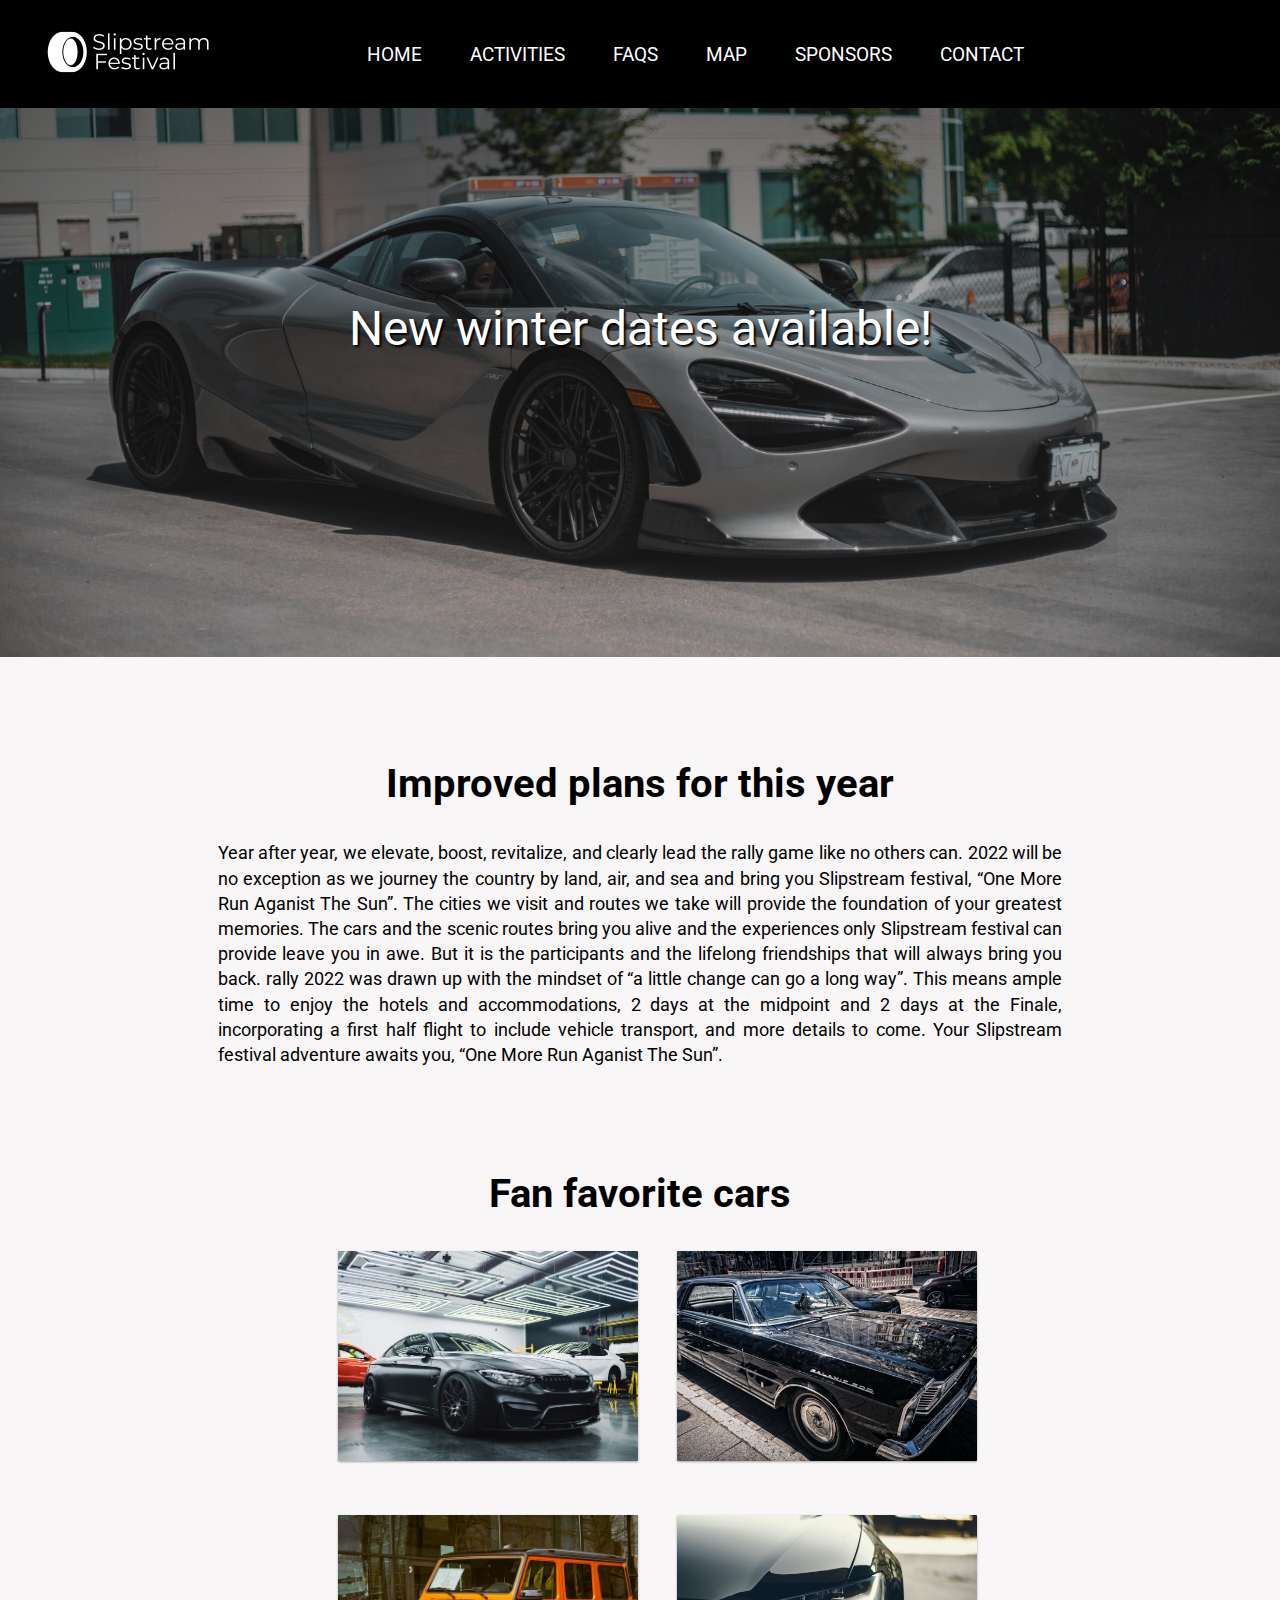
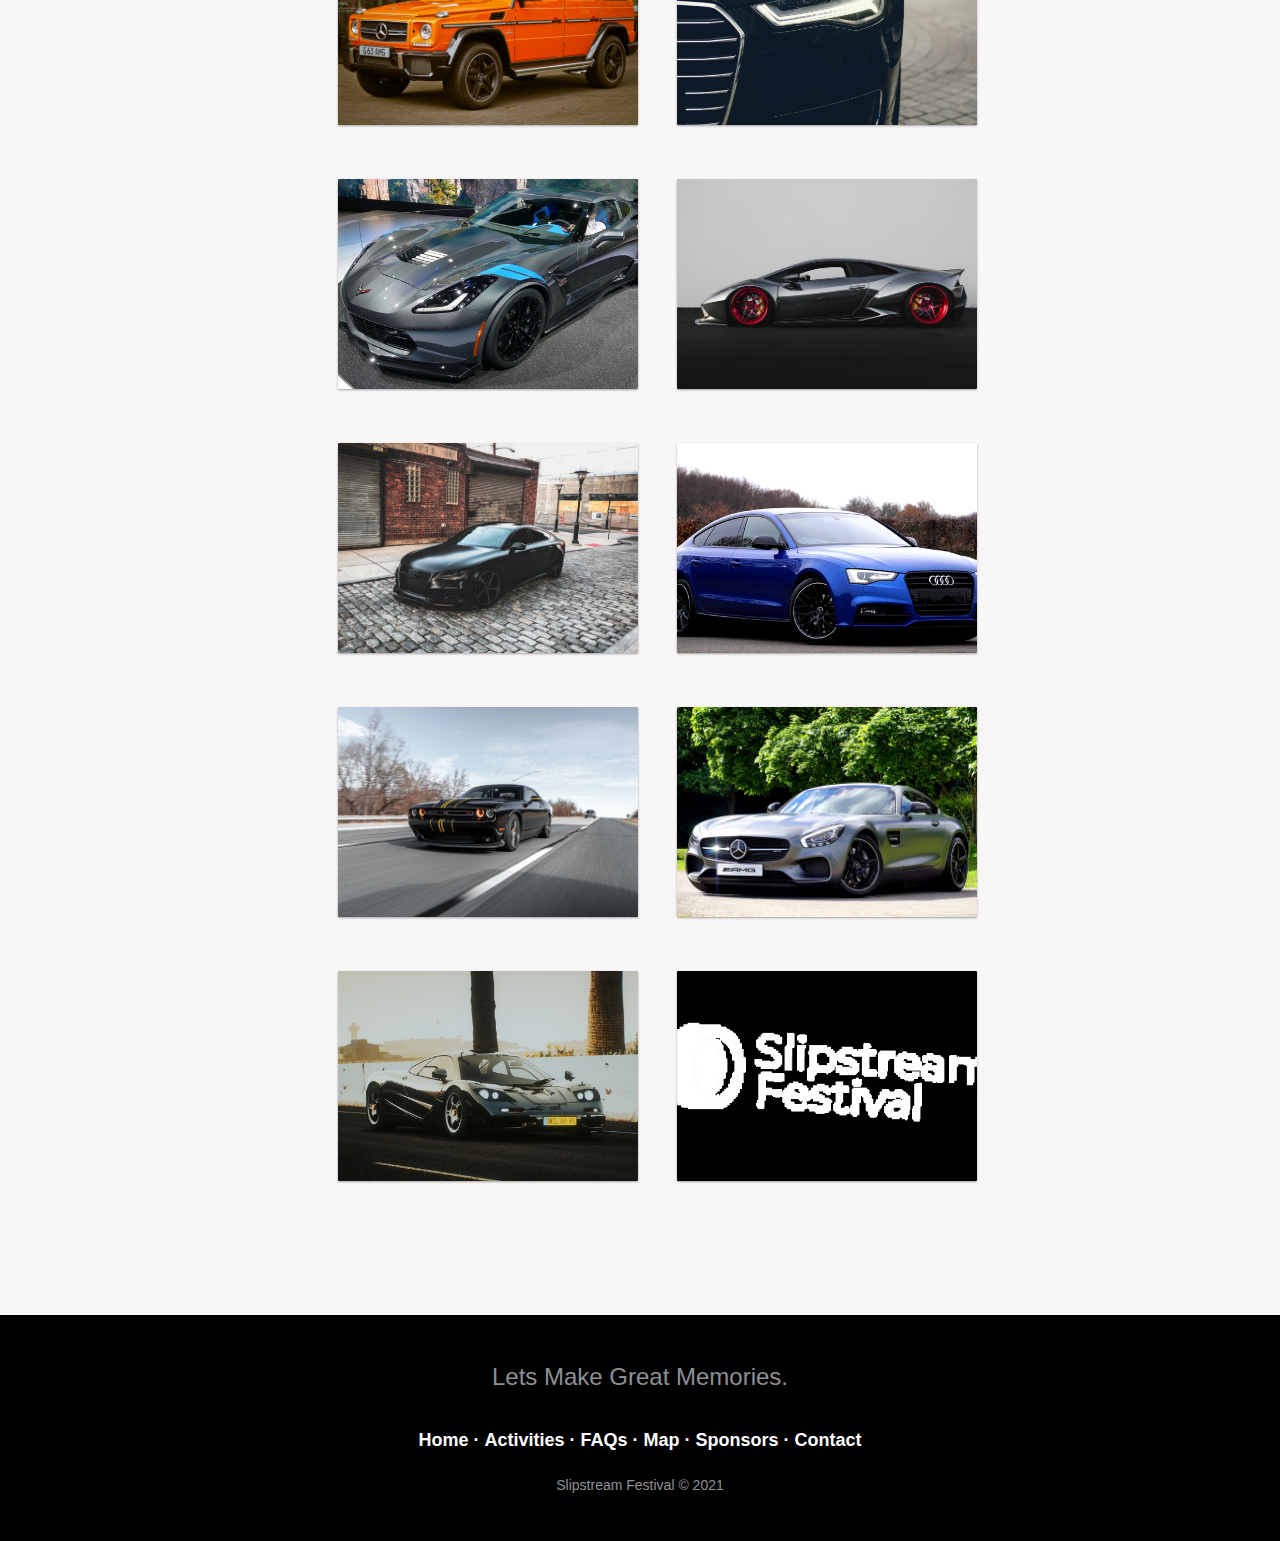
<file: index.html>
<!DOCTYPE html>
<html lang="en">

<head>
  <meta charset="UTF-8">
  <meta http-equiv="X-UA-Compatible" content="IE=edge">
  <meta name="viewport" content="width=device-width, initial-scale=1.0">
  <meta name="description" content="Slipstream Festival where we bring the upmost joy into your life">
  <link rel="stylesheet" href="style.css">

  <title>Slipstream Festival</title>
  <link rel="icon" type="image/png" href="images/favicon-32x32.png">
</head>

<body>
  <header>


    <a href="index.html"><img class="logo" src="images/logo3.png" alt="Slipstream Logo"></a>
    <input type="checkbox" id="nav-toggle" class="nav-toggle">
    <nav>
      <ul>
        <li><a href="index.html">Home</a></li>
        <li><a href="activities.html">Activities</a></li>
        <li><a href="faqs.html">FAQs</a></li>
        <li><a href="map.html">Map</a></li>
        <li><a href="sponsors.html">Sponsors</a></li>
        <li><a href="contact.html">Contact</a></li>
      </ul>
    </nav>


    <label for="nav-toggle" class="nav-toggle-label">
      <span></span>
    </label>
  </header>

  <div class="wrap">
    <div id="slider">
      <div class="slide slide1">
        <div class="slide-content">
          <span>
            New winter dates available!<br>

          </span>
        </div>
      </div>
    </div>
  </div>




  <div class="textcontainer">

    <h2>Improved plans for this year</h2>
    <p>Year after year, we elevate, boost, revitalize, and clearly
      lead the rally game like no others can. 2022 will be no exception
      as we journey the country by land, air, and sea and bring you
      Slipstream festival, “One More Run Aganist The Sun”. The cities we
      visit and routes we take will provide the foundation of your
      greatest memories. The cars and the scenic routes bring you
      alive and the experiences only Slipstream festival can provide
      leave you in awe. But it is the participants and the lifelong
      friendships that will always bring you back. rally 2022 was drawn
      up with the mindset of “a little change can go a long way”.
      This means ample time to enjoy the hotels and accommodations,
      2 days at the midpoint and 2 days at the Finale, incorporating
      a first half flight to include vehicle transport, and more
      details to come. Your Slipstream festival adventure awaits you,
      “One More Run Aganist The Sun”. </p>

  </div>

  <h2>Fan favorite cars</h2>
  <div class="all">

    <div class="card card-1"></div>
    <div class="card card-2"></div>
    <div class="card card-3"></div>
    <div class="card card-4"></div>
    <div class="card card-5"></div>
    <div class="card card-6"></div>
    <div class="card card-7"></div>
    <div class="card card-8"></div>
    <div class="card card-9"></div>
    <div class="card card-10"></div>
    <div class="card card-11"></div>
    <div class="card card-12"></div>
  </div>

  <footer class="footer-basic">
    <p class="footer-company">Lets Make Great Memories.</p>
    <p class="footer-links">
      <a href="index.html">Home</a>
      ·
      <a href="activities.html">Activities</a>
      ·
      <a href="faqs.html">FAQs</a>
      ·
      <a href="map.html">Map</a>
      ·
      <a href="sponsors.html">Sponsors</a>
      ·
      <a href="contact.html">Contact</a>
    </p>
    <p class="footer-company-name">Slipstream Festival &copy; 2021</p>
  </footer>


</body>

</html>
</file>
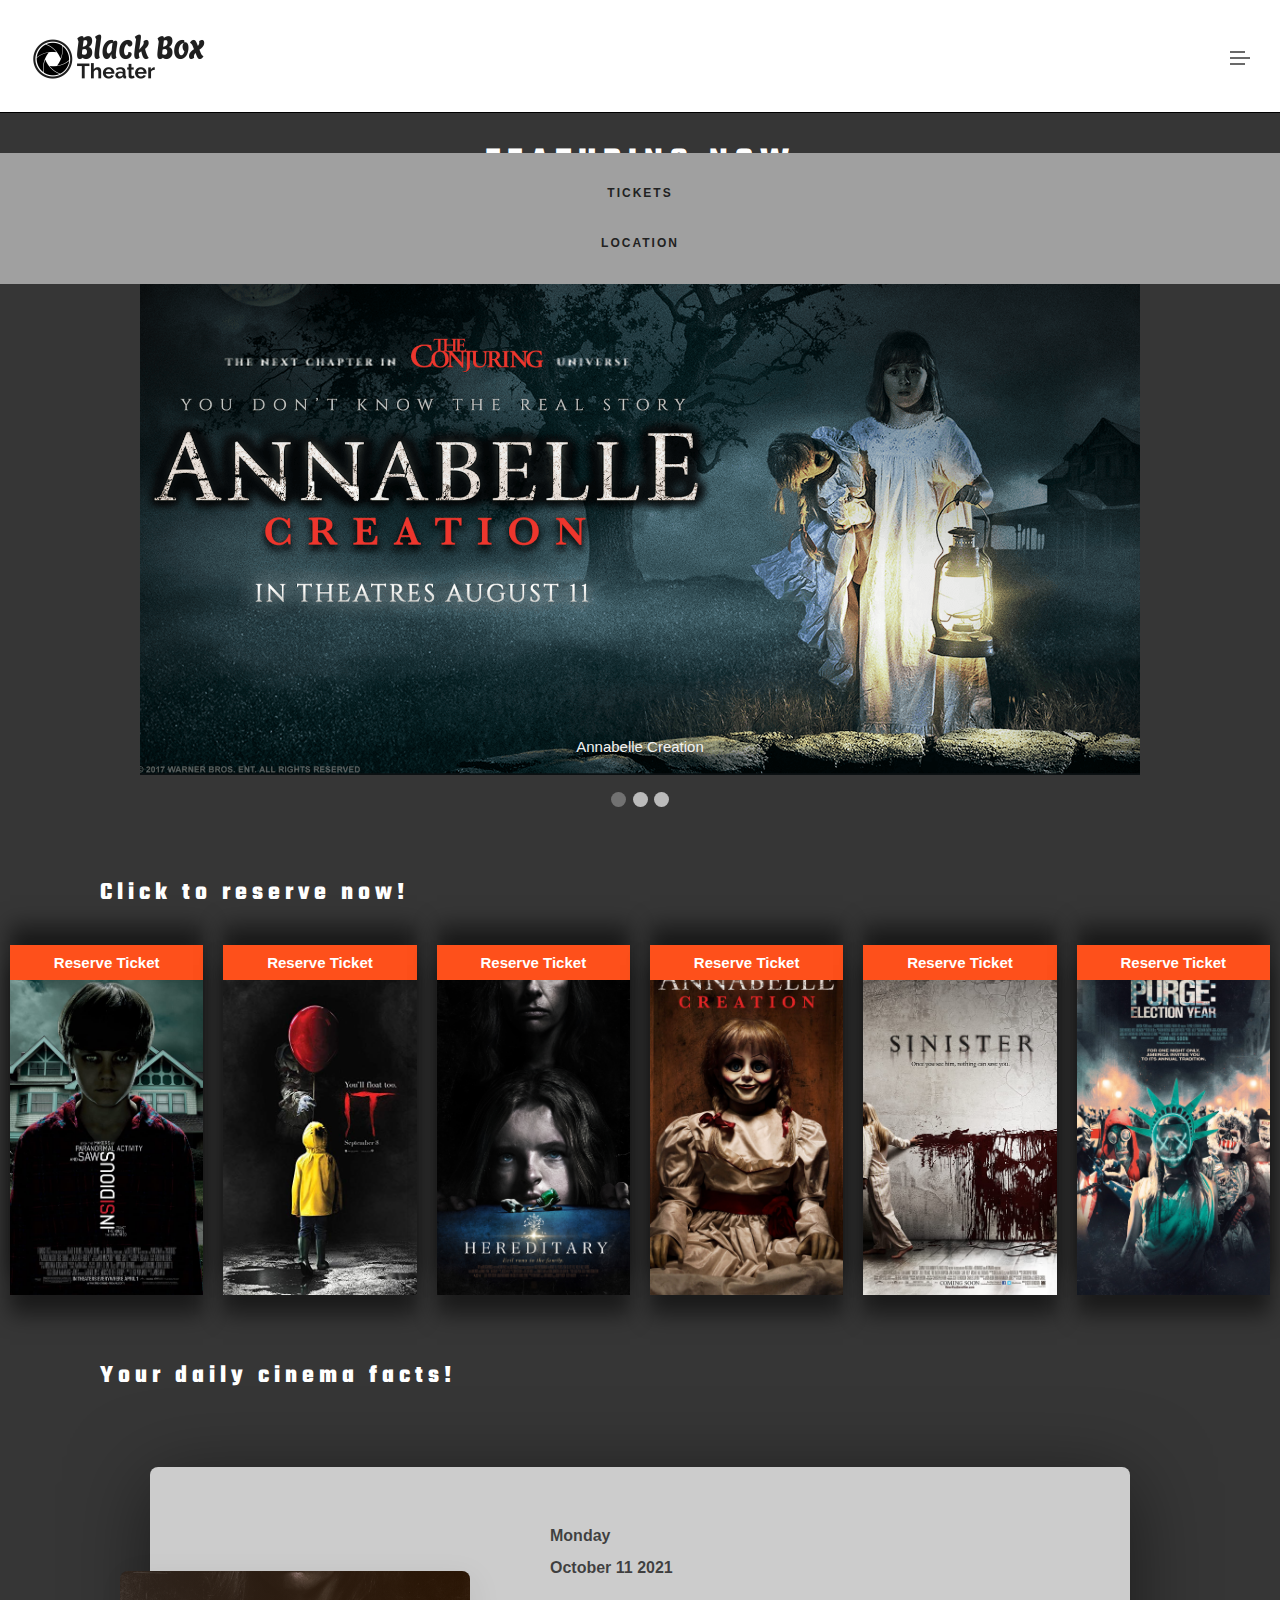
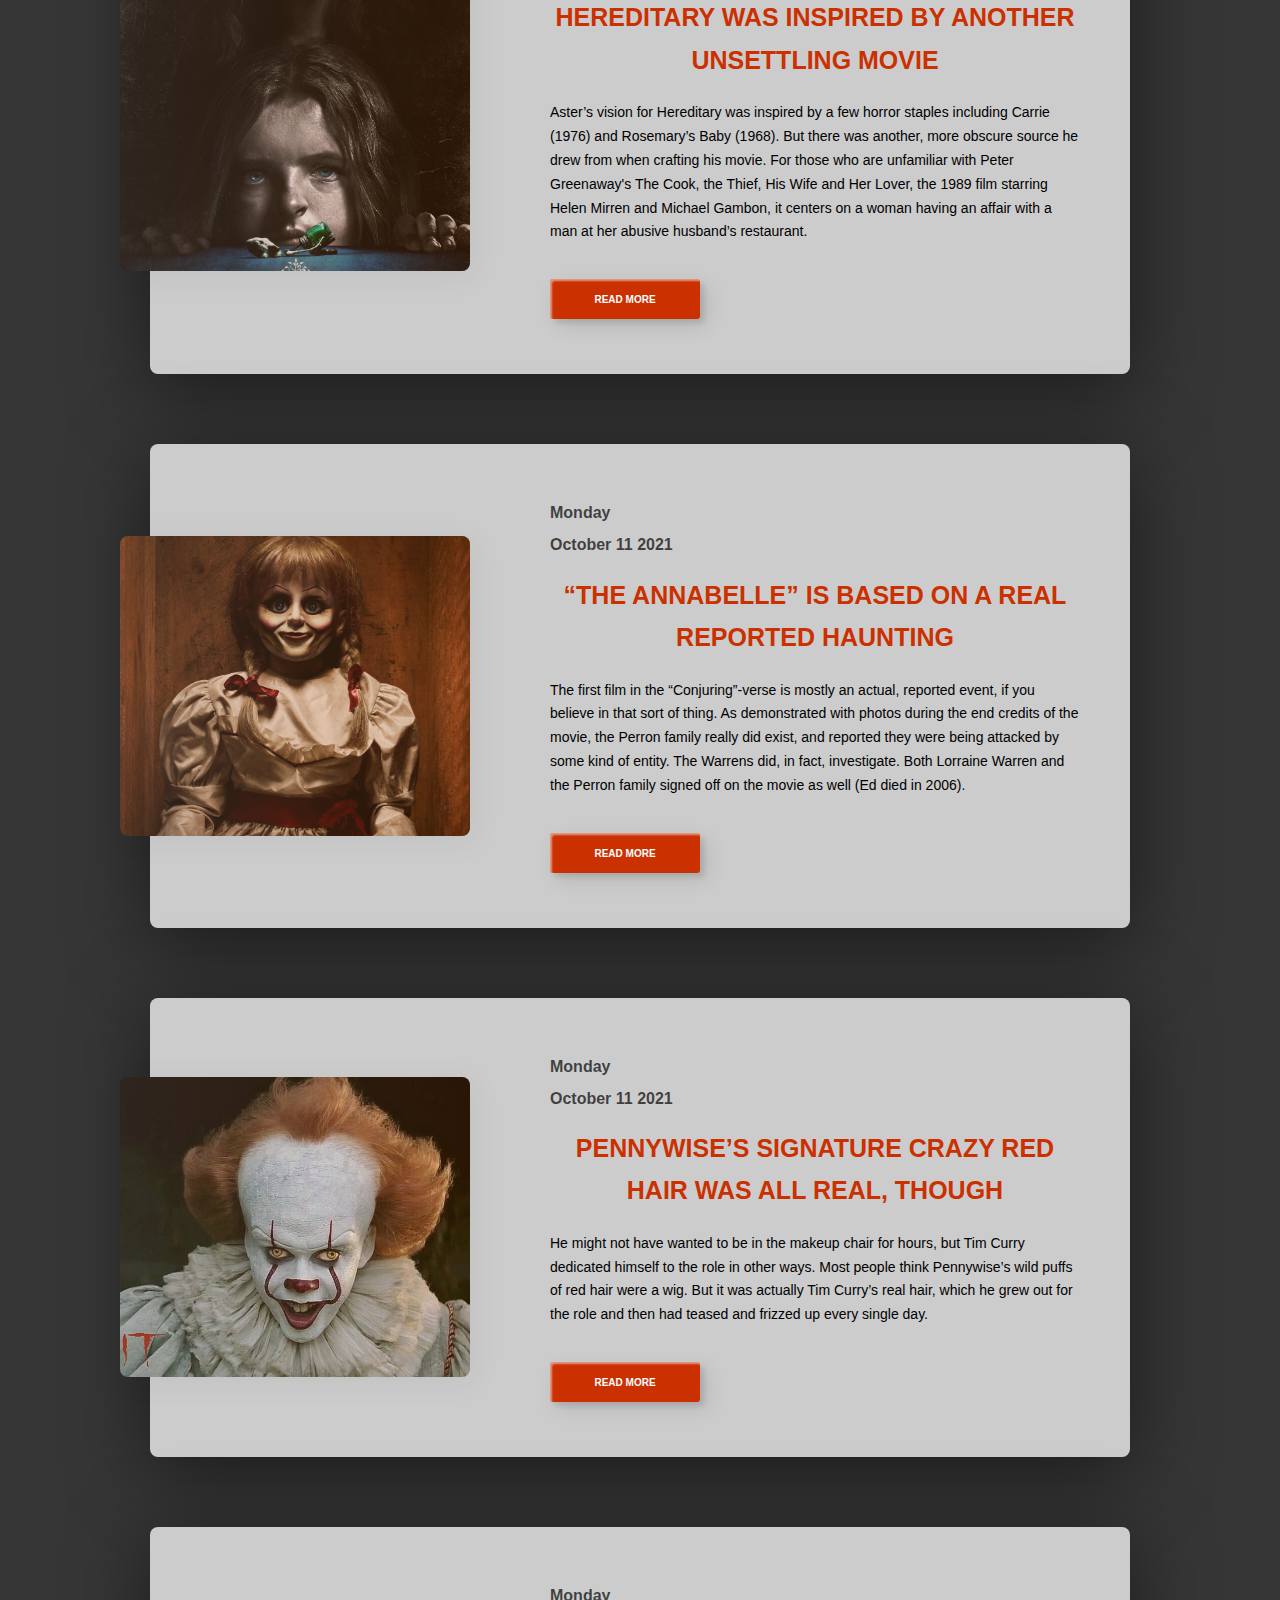
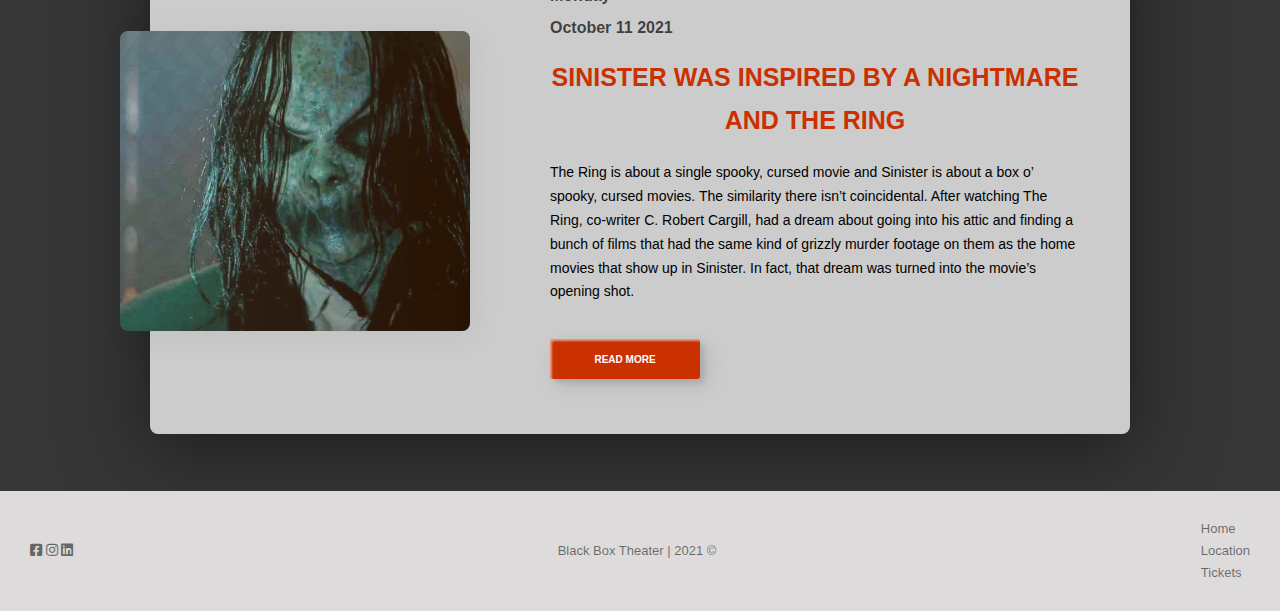
<file: BlackBox Theater/index.html>
<!DOCTYPE html>
<html lang="en">
  <head>
    <meta charset="UTF-8">
    <meta http-equiv="X-UA-Compatible" content="IE=edge">
    <meta name="viewport" content="width=device-width, initial-scale=1.0">
    <link rel="stylesheet" href="styles.css">
    <title>Halloween</title>
  </head>
  <body>


    <!--RESPONSIVE NAV LAST EDIT ON OCTOBER 8TH BY SHAYAN YADEGARI-->
    <nav class="nav-container">
      <a href="index.html"><img src="images/logo.png" alt="logo" ></a>


      <button id="navbar-button">
        <span></span>
        <span></span>
        <span></span>
      </button>
      <ul>
        <li><a href="index.html">home</a></li>
        <li><a href="tickets.html">Tickets</a></li>
        <li><a href="location.html">Location</a></li>
      </ul>
    </nav>
    <ul class="responsive-nav">


      <li><a href="tickets.html">Tickets</a></li>
      <li><a href="location.html">Location</a></li>

    </ul>

    <!--END OF NAV-->
    <!--FIRST CAROUSEL-->
    <h1 class="blog-post_title1">Featuring Now</h1>
    <div class="slideshow-container">

      <div class="mySlides fade">
        <div class="numbertext">1 / 3</div>
        <img src="images/annabelle.png" style="width:100%">
        <div class="text">Annabelle Creation</div>
      </div>

      <div class="mySlides fade">
        <div class="numbertext">2 / 3</div>
        <img src="images/nun.jpg" style="width:100%">
        <div style="color: #000000;" class="text">The Nun</div>
      </div>

      <div class="mySlides fade">
        <div class="numbertext">3 / 3</div>
        <img src="images/hereditary.jpg" style="width:100%">
        <div class="text">Hereditary</div>
      </div>



    </div>
    <br>

    <div style="text-align:center">
      <span class="dot"></span>
      <span class="dot"></span>
      <span class="dot"></span>
    </div>


    <h2>Click to reserve now!</h2>
    <div class="container">
      <div class="row">

        <div class="item" style="background-image: url(images/incidious.jpg);"> <button class="button1" onclick="location.href='tickets.html'">Reserve Ticket</button></div>
        <div class="item" style="background-image: url(images/it2.jpg);"><button class="button1" onclick="location.href='tickets.html'">Reserve Ticket</button></div>
        <div class="item" style="background-image: url(images/hereditary2.jpg);"><button class="button1" onclick="location.href='tickets.html'">Reserve Ticket</button></div>
        <div class="item" style="background-image: url(images/annabele2.jpg);"><button class="button1" onclick="location.href='tickets.html'">Reserve Ticket</button></div>
        <div class="item" style="background-image: url(images/sinister.jpg);"><button class="button1" onclick="location.href='tickets.html'">Reserve Ticket</button></div>
        <div class="item" style="background-image: url(images/purge.jpg);"><button class="button1" onclick="location.href='tickets.html'">Reserve Ticket</button></div>
        
      </div>
   

    </div>


    <h2>Your daily cinema facts!</h2>
    <div class="blog-post">
      <div class="blog-post_img">
        <img src="images/hereditary2.jpg" />
      </div>
      <div class="blog-post_info">
        <div class="blog-post_date">
          <span>Monday</span>
          <span>October 11 2021</span>
        </div>
        <h1 class="blog-post_title">HEREDITARY WAS INSPIRED BY ANOTHER
          UNSETTLING MOVIE</h1>
        <p class="blog-post_text">
          Aster’s vision for Hereditary was inspired by a few horror staples
          including Carrie (1976) and Rosemary’s Baby (1968). But there was
          another, more obscure source he drew from when crafting his movie. For
          those who are unfamiliar with Peter Greenaway's The Cook, the Thief,
          His Wife and Her Lover, the 1989 film starring Helen Mirren and
          Michael Gambon, it centers on a woman having an affair with a man at
          her abusive husband’s restaurant.
        </p>
        <a target="blank"
          href="https://www.mentalfloss.com/article/70635/40-fascinating-facts-about-your-favorite-horror-movies"
          class="custom-btn btn-3"><span>Read more</span></a>
      </div>
    </div>

    <div class="blog-post">
      <div class="blog-post_img">
        <img src="images/annabele2.jpg" />
      </div>
      <div class="blog-post_info">
        <div class="blog-post_date">
          <span>Monday</span>
          <span>October 11 2021</span>
        </div>
        <h1 class="blog-post_title">“The annabelle” is based on a real reported
          haunting </h1>
        <p class="blog-post_text">
          The first film in the “Conjuring”-verse is mostly an actual, reported
          event, if you believe in that sort of thing. As demonstrated with
          photos during the end credits of the movie, the Perron family really
          did exist, and reported they were being attacked by some kind of
          entity. The Warrens did, in fact, investigate. Both Lorraine Warren
          and the Perron family signed off on the movie as well (Ed died in
          2006).
        </p>
        <a target="blank"
        href="https://www.mentalfloss.com/article/70635/40-fascinating-facts-about-your-favorite-horror-movies"
        class="custom-btn btn-3"><span>Read more</span></a>
      </div>
    </div>

    <div class="blog-post">
      <div class="blog-post_img">
        <img src="images/penny.jpg" />
      </div>
      <div class="blog-post_info">
        <div class="blog-post_date">
          <span>Monday</span>
          <span>October 11 2021</span>
        </div>
        <h1 class="blog-post_title">Pennywise’s signature crazy red hair was all
          real, though</h1>
        <p class="blog-post_text">
          He might not have wanted to be in the makeup chair for hours, but Tim
          Curry dedicated himself to the role in other ways. Most people think
          Pennywise’s wild puffs of red hair were a wig. But it was actually Tim
          Curry’s real hair, which he grew out for the role and then had teased
          and frizzed up every single day.
        </p>
        <a target="blank"
          href="https://www.mentalfloss.com/article/70635/40-fascinating-facts-about-your-favorite-horror-movies"
          class="custom-btn btn-3"><span>Read more</span></a>
      </div>
    </div>

    <div class="blog-post">
      <div class="blog-post_img">
        <img src="images/sinister1.jpg" />
      </div>
      <div class="blog-post_info">
        <div class="blog-post_date">
          <span>Monday</span>
          <span>October 11 2021</span>
        </div>
        <h1 class="blog-post_title">Sinister was inspired by a nightmare and The
          Ring</h1>
        <p class="blog-post_text">
          The Ring is about a single spooky, cursed movie and Sinister is about
          a box o’ spooky, cursed movies. The similarity there isn’t
          coincidental. After watching The Ring, co-writer C. Robert Cargill,
          had a dream about going into his attic and finding a bunch of films
          that had the same kind of grizzly murder footage on them as the home
          movies that show up in Sinister. In fact, that dream was turned into
          the movie’s opening shot.
        </p>
        <a target="blank"
        href="https://www.mentalfloss.com/article/70635/40-fascinating-facts-about-your-favorite-horror-movies"
        class="custom-btn btn-3"><span>Read more</span></a>
      </div>
    </div>

    <br>

    <footer>
      <div class="leftFooter">
        <a target="blank"
          href="https://www.facebook.com/search/top?q=amc%20theatres"><i
            class="fab fa-facebook-square"></i></a>
        <a target="blank" href="https://www.instagram.com/amctheatres/"><i
            class="fab fa-instagram"></i></a>
        <a target="blank" href="https://www.linkedin.com/company/amc-theatres/"><i
            class="fab fa-linkedin"></i></a>
      </div>

      <div class="centerFooter">
        <a href="#">Black Box Theater | 2021 &copy;</a>
      </div>

      <div class="rightFooter">
        <ul>
          <li><a href="index.html">Home</a></li>
          <li><a href="location.html">Location</a></li>
          <li><a href="tickets.html">Tickets</a></li>
        </ul>
      </div>

    </footer>
    <!-- Slideshow container -->
    <script src="app.js"></script>
  </body>
  
</html>
</file>
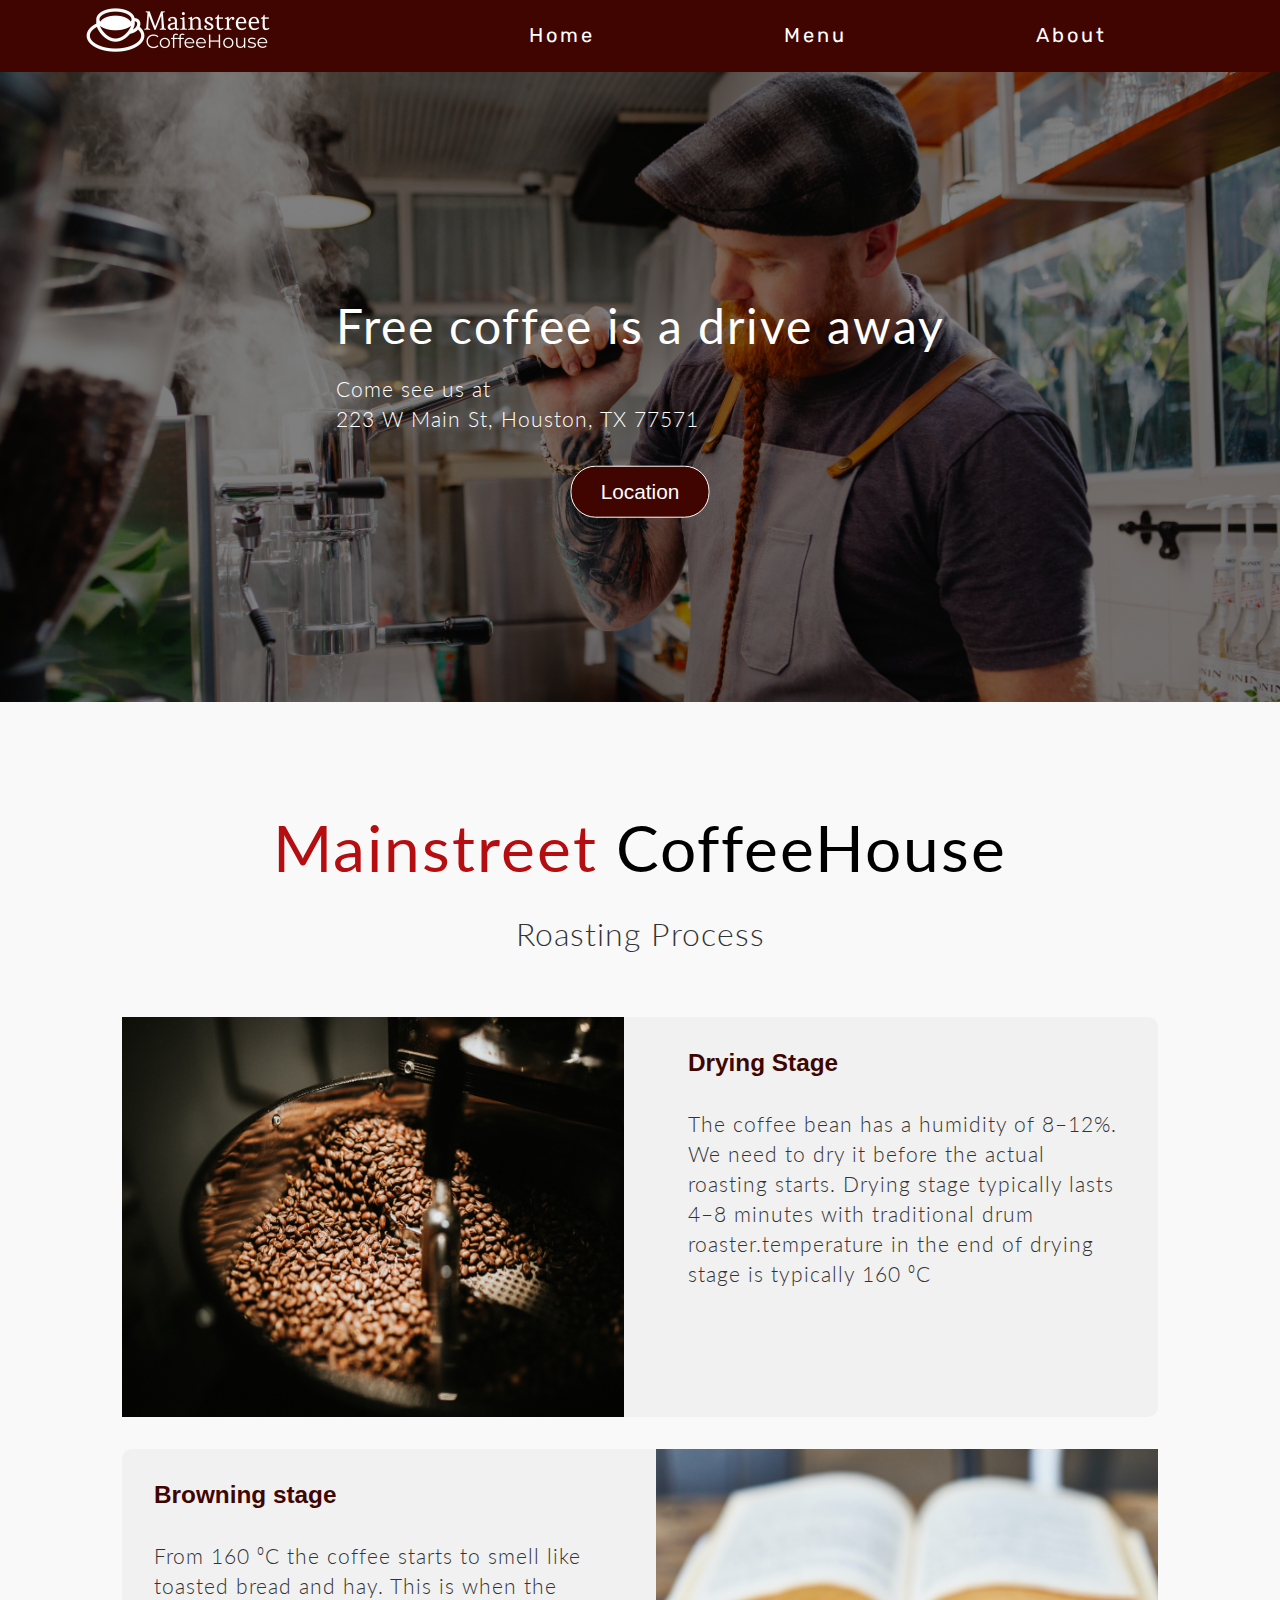
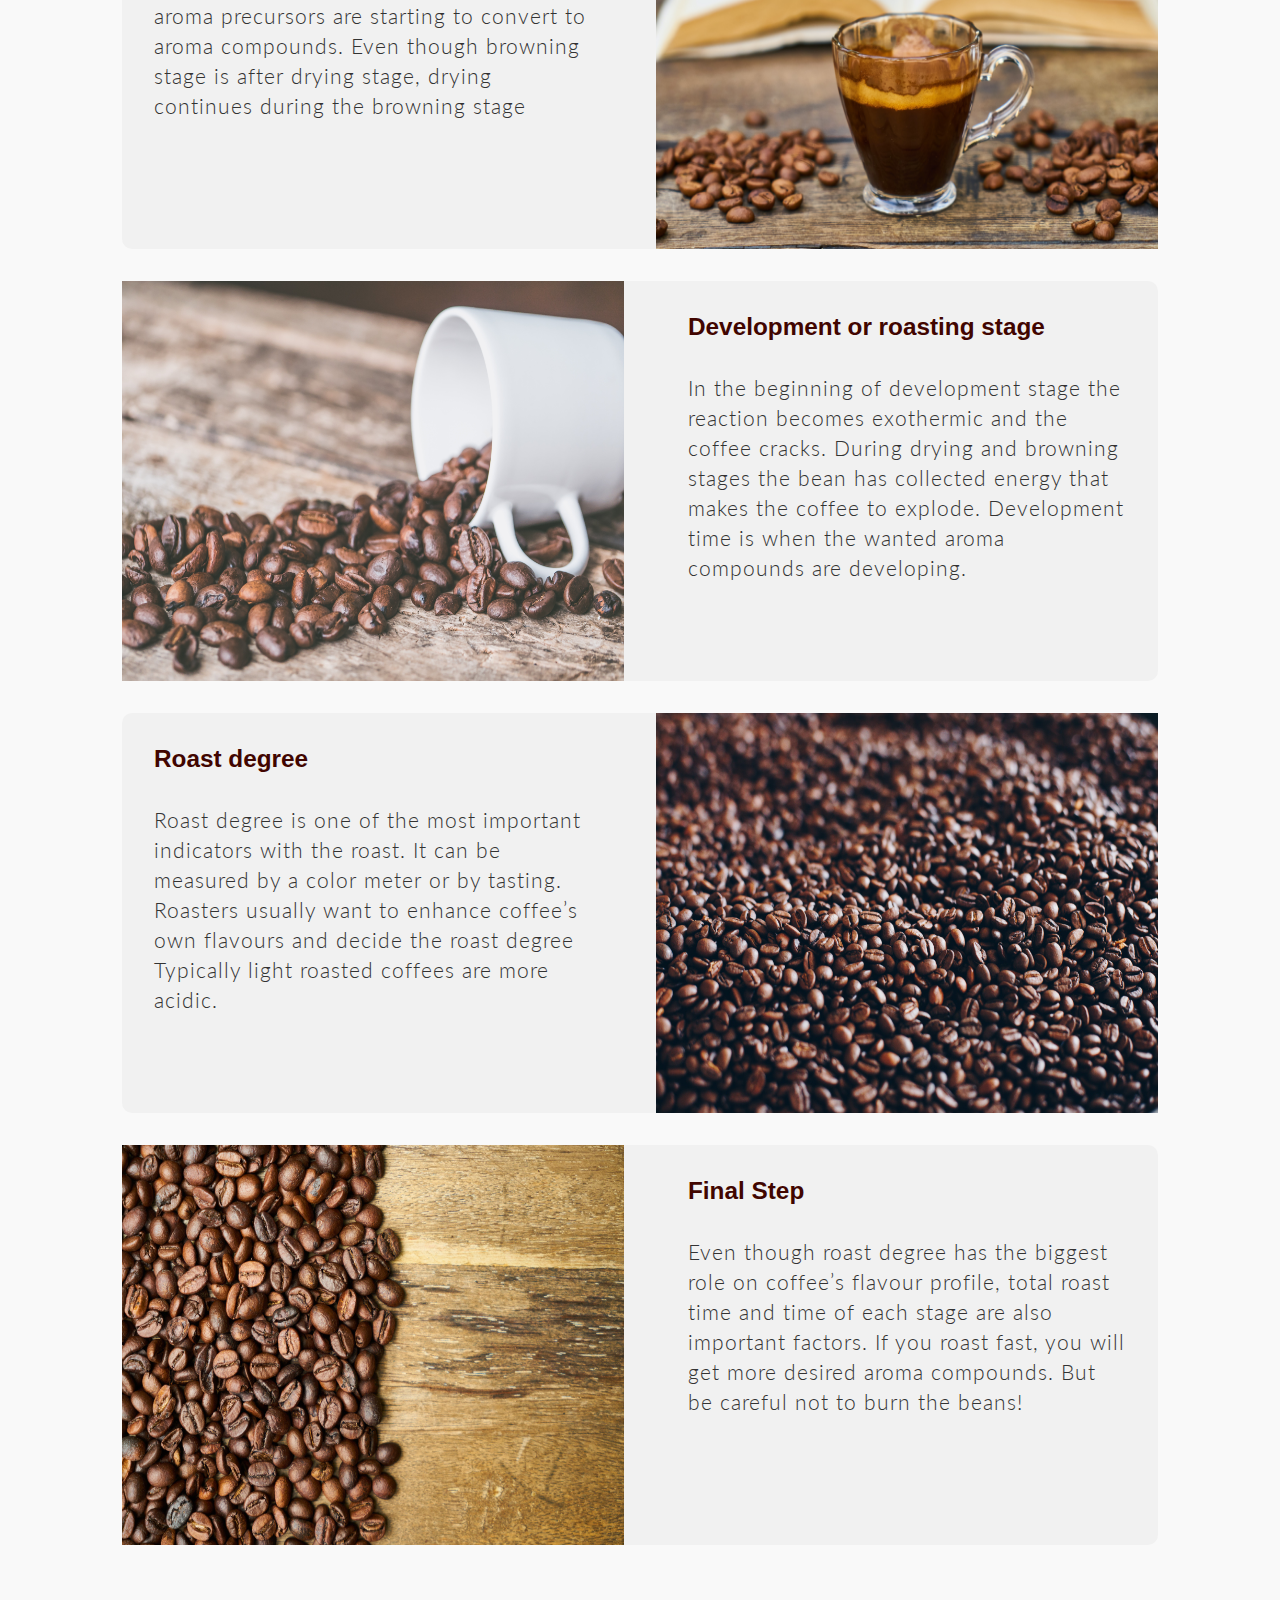
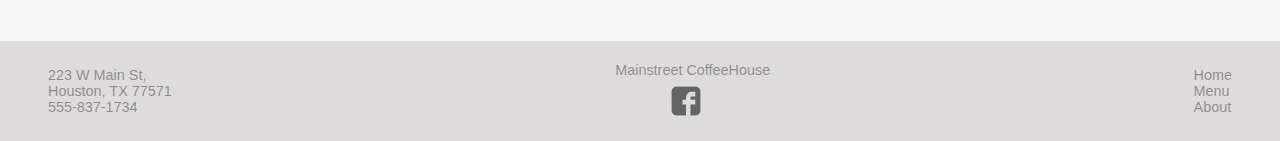
<file: Mainstreet CoffeeHouse/index.html>
<!DOCTYPE html>
<html lang="en">
  <head>
    <meta charset="UTF-8">
    <meta http-equiv="X-UA-Compatible" content="IE=edge">
    <meta name="viewport" content="width=device-width, initial-scale=1.0">
    <link rel="stylesheet" href="style.css">
    <title>Mainstreet CoffeeHouse</title>
  </head>
  <body>
    <nav>
      <div class="logo">
        <a href="index.html"><img src='images/logo2.png' alt="Mainstreet
            CoffeeHouse logo" /></a>
      </div>
      <ul class="nav-links">
        <li><a class="cool-link" href="index.html">Home</a></li>
        <li><a class="cool-link" href="menu.html">Menu</a></li>
        <li><a class="cool-link" href="about.html">About</a></li>



      </ul>
      <div class="burger">
        <div class="line1"></div>
        <div class="line2"></div>
        <div class="line3"></div>
      </div>
    </nav>

    <div class="hero-image">
      <div class="hero-text">
        <h1>Free coffee is a drive away</h1>
        <p id="hero-p">Come see us at

          <br>223 W Main St, Houston, TX 77571 </p>
        <a href="about.html" class="btn">Location</a>
      </div>
    </div>


    <header class="main-header">
      <h1><span>Mainstreet</span> CoffeeHouse</h1>
      <p>
        Roasting Process
      </p>
    </header>

    <main class="container">
      <section class="card">
        <img src="images/roast2.jpg" alt="" />
        <div>
          <h3>Drying Stage</h3>
          <p>
            The coffee bean has a humidity of 8–12%. We need to dry it before
            the actual roasting starts. Drying stage typically lasts 4–8 minutes
            with traditional drum roaster.temperature in the end of drying stage
            is typically 160 ⁰C
          </p>

        </div>
      </section>

      <section class="card" data-aos="fade-left">
        <img src="images/final.jpg" alt="" />
        <div>
          <h3>Browning stage</h3>
          <p>
            From 160 ⁰C the coffee starts to smell like toasted bread and hay.
            This is when the aroma precursors are starting to convert to aroma
            compounds. Even though browning stage is after drying stage, drying
            continues during the browning stage
          </p>

        </div>
      </section>

      <section class="card" data-aos="fade-right">
        <img src="images/final1.jpg" alt="" />
        <div>
          <h3>Development or roasting stage</h3>
          <p>
            In the beginning of development stage the reaction becomes
            exothermic and the coffee cracks. During drying and browning stages
            the bean has collected energy that makes the coffee to explode.
            Development time is when the wanted aroma compounds are developing.
          </p>

        </div>
      </section>

      <section class="card" data-aos="fade-left">
        <img src="images/coffee13.jpg" alt="" />
        <div>
          <h3>Roast degree</h3>
          <p>
            Roast degree is one of the most important indicators with the roast.
            It can be measured by a color meter or by tasting. Roasters usually
            want to enhance coffee’s own flavours and decide the roast degree
            Typically light roasted coffees are more acidic.
          </p>

        </div>
      </section>

      <section class="card" data-aos="fade-right">
        <img src="images/coffee14.jpg" alt="" />
        <div>
          <h3>Final Step</h3>
          <p>
            Even though roast degree has the biggest role on coffee’s flavour
            profile, total roast time and time of each stage are also important
            factors. If you roast fast, you will get more desired aroma
            compounds. But be careful not to burn the beans!
          </p>

        </div>
      </section>
    </main>

    <br>

    <footer>
      <div class="leftFooter">
        <ul>
          <a class="addresshover" href="about.html"><li>
            223 W Main St, </li>
          <li>Houston, TX 77571</li>
          <li>555-837-1734</li></a>


        </ul>
      </div>

      <div class="centerFooter">
        <a href="#">Mainstreet CoffeeHouse<br></a>
        <a href="https://www.facebook.com/">
          <img alt="Qries" class="face" src="images/facebook.png"
            width=150" height="70">
        </a>
      </div>

      <div class="rightFooter">
        <ul>
          <li><a href="index.html">Home</a></li>
          <li><a href="menu.html">Menu</a></li>
          <li><a href="about.html">About</a></li>
        </ul>
      </div>

    </footer>
    <script src="script.js"></script>
  </body>
</html>
</file>
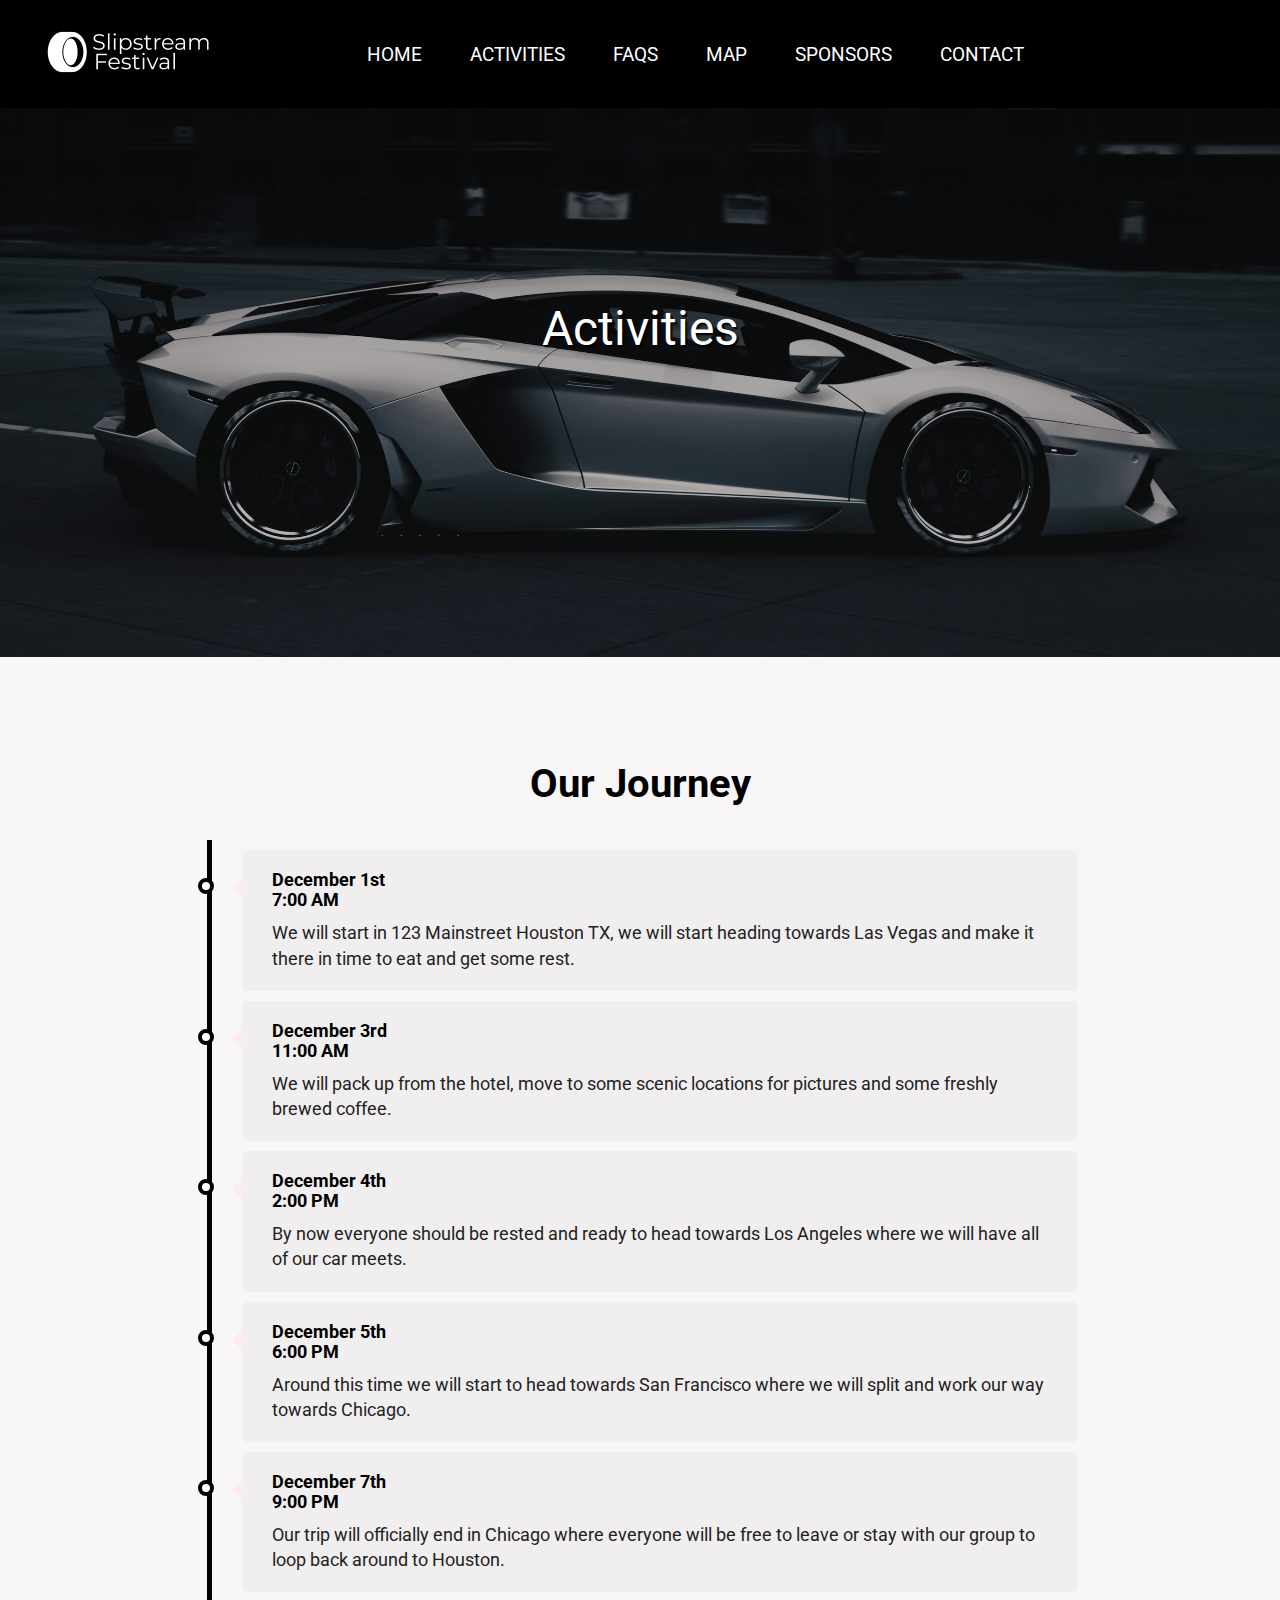
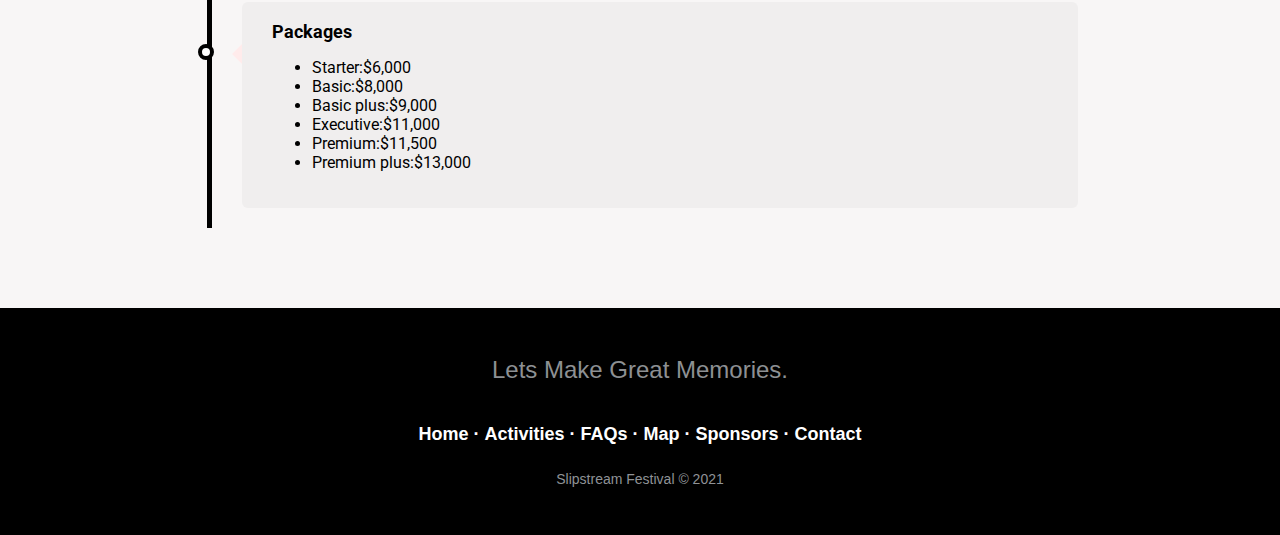
<file: activities.html>
<!DOCTYPE html>
<html lang="en">

<head>
  <meta charset="UTF-8">
  <meta http-equiv="X-UA-Compatible" content="IE=edge">
  <meta name="viewport" content="width=device-width, initial-scale=1.0">
  <meta name="description" content="Slipstream Festival where we bring the upmost joy into your life">

  <link rel="stylesheet" href="style.css">
  <title>Slipstream Festival | Activities</title>
  <link rel="icon" type="image/png" href="images/favicon-32x32.png">
</head>

<body>
  <header>


    <a href="index.html"><img class="logo" src="images/logo3.png" alt="Slipstream Logo"></a>
    <input type="checkbox" id="nav-toggle" class="nav-toggle">
    <nav>
      <ul>
        <li><a href="index.html">Home</a></li>
        <li><a href="activities.html">Activities</a></li>
        <li><a href="faqs.html">FAQs</a></li>
        <li><a href="map.html">Map</a></li>
        <li><a href="sponsors.html">Sponsors</a></li>
        <li><a href="contact.html">Contact</a></li>
      </ul>
    </nav>


    <label for="nav-toggle" class="nav-toggle-label">
      <span></span>
    </label>
  </header>

  <div class="wrap">
    <div id="slider">
      <div class="slide slide2">
        <div class="slide-content">
          <span>
            Activities

          </span>
        </div>
      </div>
    </div>
  </div>


  <h2>Our Journey</h2>
  <div class="vtl">
    <div class="event">
      <strong class="edate">December 1st <br>7:00 AM </strong>
      <p class="etxt">We will start in 123 Mainstreet Houston TX, we will start heading towards Las Vegas and make it
        there in time to eat and get some rest.</p>
    </div>
    <div class="event">
      <strong class="edate">December 3rd <br>11:00 AM </strong>
      <p class="etxt">We will pack up from the hotel, move to some scenic locations for pictures and some freshly brewed
        coffee.</p>
    </div>
    <div class="event">
      <strong class="edate">December 4th <br>2:00 PM </strong>
      <p class="etxt">By now everyone should be rested and ready to head towards Los Angeles where we will have all of
        our car meets.</p>
    </div>
    <div class="event">
      <strong class="edate">December 5th <br>6:00 PM </strong>
      <p class="etxt">Around this time we will start to head towards San Francisco where we will split and work our way
        towards Chicago.</p>
    </div>
    <div class="event">
      <strong class="edate">December 7th <br>9:00 PM </strong>
      <p class="etxt">Our trip will officially end in Chicago where everyone will be free to leave or stay with our
        group to loop back around to Houston.</p>
    </div>
    <div class="event">
      <strong class="edate">Packages <br> </strong>
      <ul>
        <li>Starter:$6,000</li>
        <li>Basic:$8,000</li>
        <li>Basic plus:$9,000</li>
        <li>Executive:$11,000</li>
        <li>Premium:$11,500</li>
        <li>Premium plus:$13,000</li>
      </ul>
    </div>
  </div>




  <footer class="footer-basic">
    <p class="footer-company">Lets Make Great Memories.</p>
    <p class="footer-links">
      <a href="index.html">Home</a>
      ·
      <a href="activities.html">Activities</a>
      ·
      <a href="faqs.html">FAQs</a>
      ·
      <a href="map.html">Map</a>
      ·
      <a href="sponsors.html">Sponsors</a>
      ·
      <a href="contact.html">Contact</a>
    </p>
    <p class="footer-company-name">Slipstream Festival &copy; 2021</p>
  </footer>

  <script>
    let sliderImages = document.querySelectorAll(".slide"),
      arrowLeft = document.querySelector("#arrow-left"),
      arrowRight = document.querySelector("#arrow-right"),
      current = 0;


    function reset() {
      for (let i = 0; i < sliderImages.length; i++) {
        sliderImages[i].style.display = "none";
      }
    }


    function startSlide() {
      reset();
      sliderImages[0].style.display = "block";
    }


    function slideLeft() {
      reset();
      sliderImages[current - 1].style.display = "block";
      current--;
    }

    function slideRight() {
      reset();
      sliderImages[current + 1].style.display = "block";
      current++;
    }


    arrowLeft.addEventListener("click", function () {
      if (current === 0) {
        current = sliderImages.length;
      }
      slideLeft();
    });


    arrowRight.addEventListener("click", function () {
      if (current === sliderImages.length - 1) {
        current = -1;
      }
      slideRight();
    });

    startSlide();
  </script>
</body>

</html>
</file>
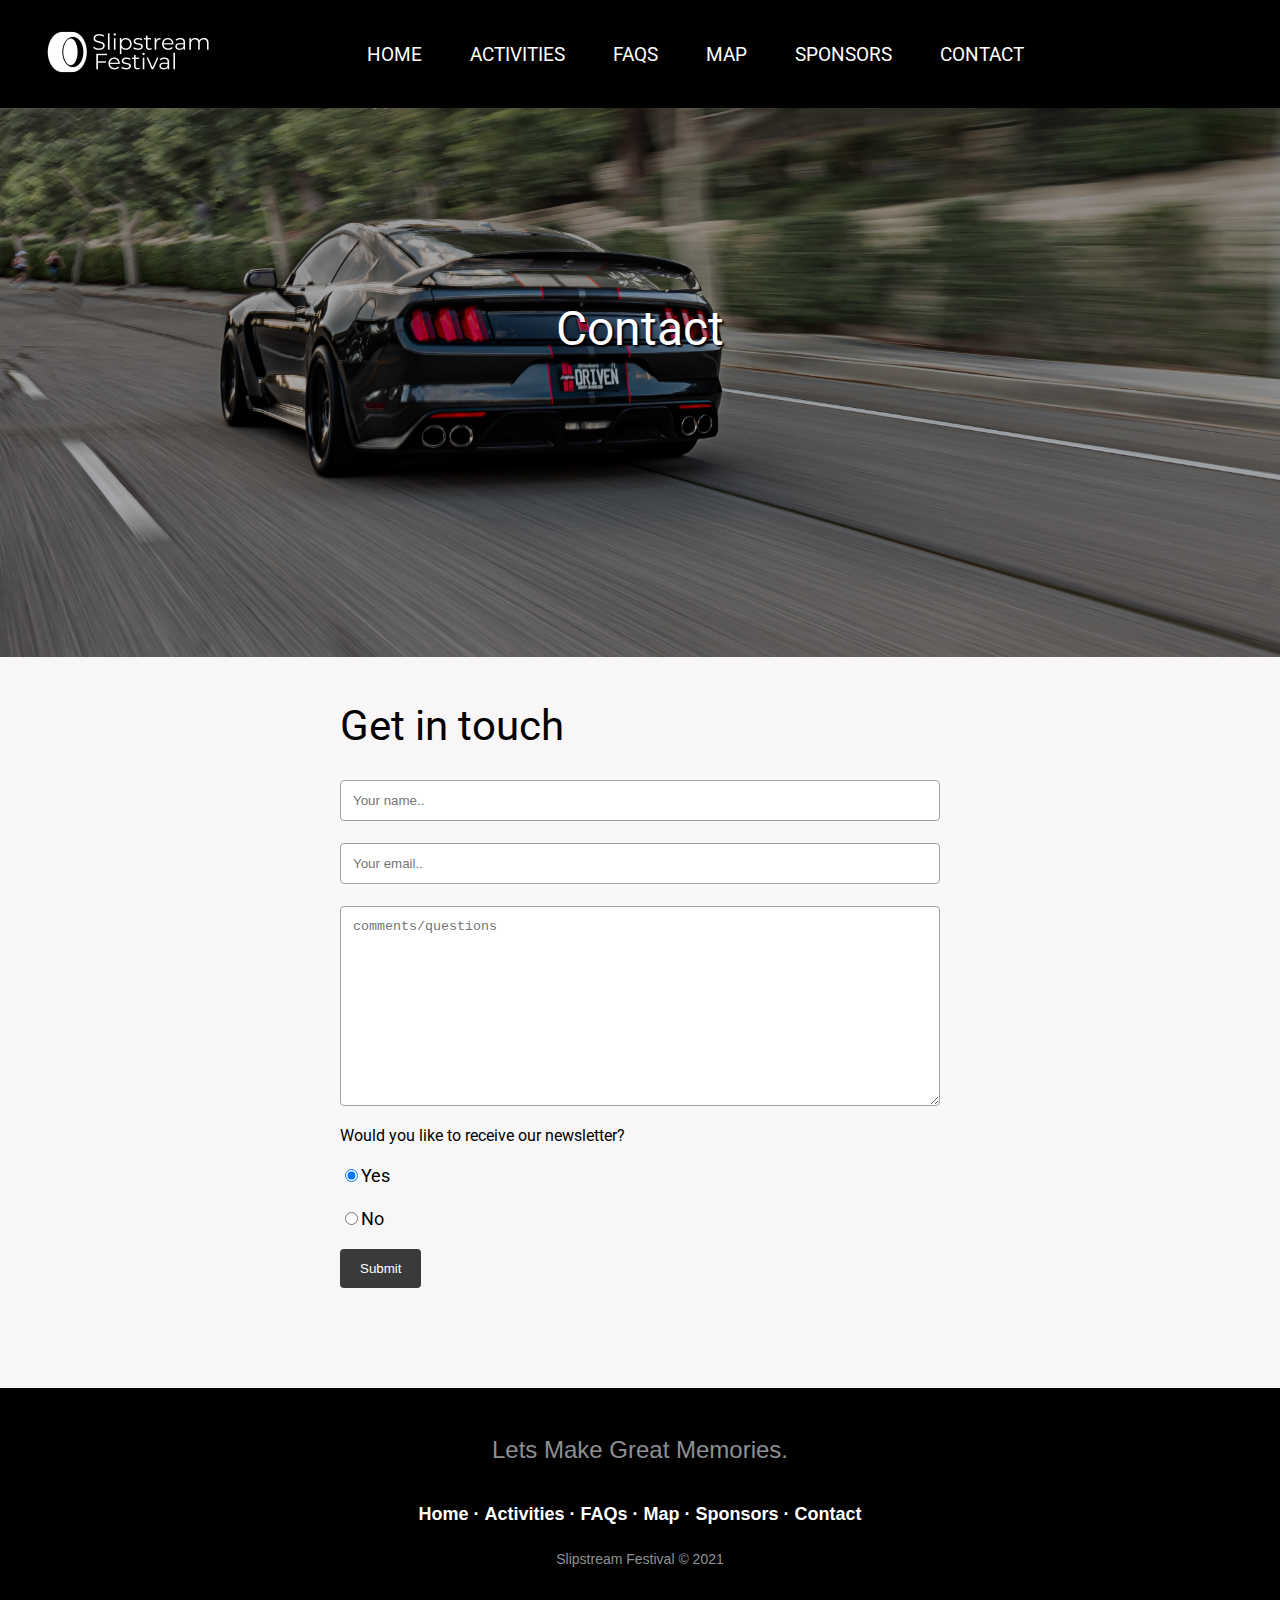
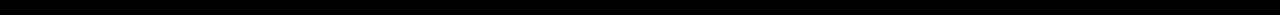
<file: contact.html>
<!DOCTYPE html>
<html lang="en">

<head>
  <meta charset="UTF-8">
  <meta http-equiv="X-UA-Compatible" content="IE=edge">
  <meta name="viewport" content="width=device-width, initial-scale=1.0">
  <meta name="description" content="Slipstream Festival where we bring the upmost joy into your life">
  <link rel="stylesheet" href="style.css">
  <title>Slipstream Festival | contact</title>
  <link rel="icon" type="image/png" href="images/favicon-32x32.png">
</head>

<body>
  <header>


    <a href="index.html"><img class="logo" src="images/logo3.png" alt="Slipstream Logo"></a>
    <input type="checkbox" id="nav-toggle" class="nav-toggle">
    <nav>
      <ul>
        <li><a href="index.html">Home</a></li>
        <li><a href="activities.html">Activities</a></li>
        <li><a href="faqs.html">FAQs</a></li>
        <li><a href="map.html">Map</a></li>
        <li><a href="sponsors.html">Sponsors</a></li>
        <li><a href="contact.html">Contact</a></li>
      </ul>
    </nav>


    <label for="nav-toggle" class="nav-toggle-label">
      <span></span>
    </label>
  </header>

  <div class="wrap">
    <div id="slider">
      <div class="slide slide6">
        <div class="slide-content">
          <span>
            Contact<br>

          </span>
        </div>
      </div>
    </div>
  </div>


  <div class="container1">
    <div style="padding-left: 0;" class="faq-header">Get in touch</div>
    <form action="/action_page.php">

      <input type="text" id="fname" name="firstname" placeholder="Your name..">
      <input type="text" id="email" name="email" placeholder="Your email..">
      <textarea id="subject" name="subject" placeholder="comments/questions" style="height:200px"></textarea>

      <div id="wrapper">
        <label for="yes_no_radio">Would you like to receive our newsletter?</label>
        <p>
          <input type="radio" name="yes_no" checked>Yes</input>
        </p>
        <p>
          <input type="radio" name="yes_no">No</input>
        </p>
      </div>

      <input type="submit" value="Submit">
    </form>
  </div>

  <footer class="footer-basic">
    <p class="footer-company">Lets Make Great Memories.</p>
    <p class="footer-links">
      <a href="index.html">Home</a>
      ·
      <a href="activities.html">Activities</a>
      ·
      <a href="faqs.html">FAQs</a>
      ·
      <a href="map.html">Map</a>
      ·
      <a href="sponsors.html">Sponsors</a>
      ·
      <a href="contact.html">Contact</a>
    </p>
    <p class="footer-company-name">Slipstream Festival &copy; 2021</p>
  </footer>

  <script>
    let sliderImages = document.querySelectorAll(".slide"),
      arrowLeft = document.querySelector("#arrow-left"),
      arrowRight = document.querySelector("#arrow-right"),
      current = 0;


    function reset() {
      for (let i = 0; i < sliderImages.length; i++) {
        sliderImages[i].style.display = "none";
      }
    }


    function startSlide() {
      reset();
      sliderImages[0].style.display = "block";
    }


    function slideLeft() {
      reset();
      sliderImages[current - 1].style.display = "block";
      current--;
    }

    function slideRight() {
      reset();
      sliderImages[current + 1].style.display = "block";
      current++;
    }


    arrowLeft.addEventListener("click", function () {
      if (current === 0) {
        current = sliderImages.length;
      }
      slideLeft();
    });


    arrowRight.addEventListener("click", function () {
      if (current === sliderImages.length - 1) {
        current = -1;
      }
      slideRight();
    });

    startSlide();
  </script>
</body>

</html>
</file>
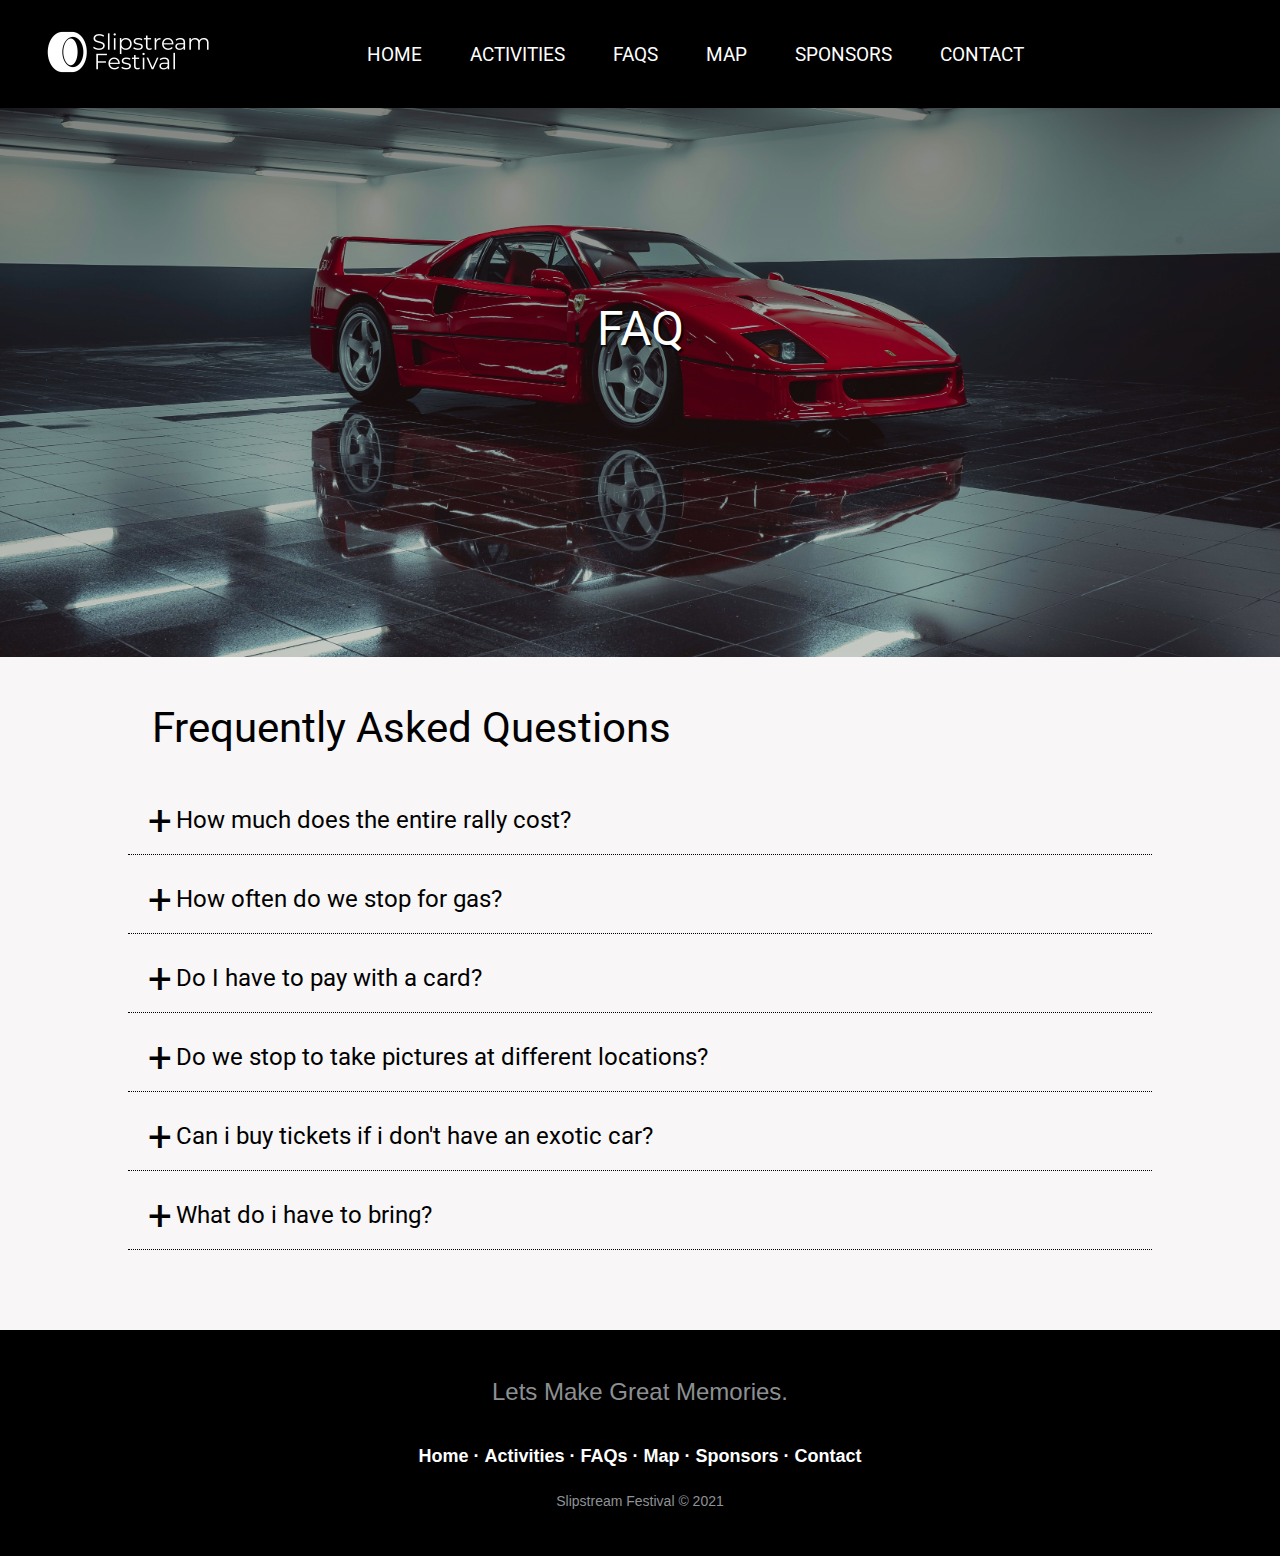
<file: faqs.html>
<!DOCTYPE html>
<html lang="en">

<head>
  <meta charset="UTF-8">
  <meta http-equiv="X-UA-Compatible" content="IE=edge">
  <meta name="viewport" content="width=device-width, initial-scale=1.0">
  <meta name="description" content="Slipstream Festival where we bring the upmost joy into your life">
  <link rel="stylesheet" href="style.css">
  <title>Slipstream Festival | FAQs</title>
  <link rel="icon" type="image/png" href="images/favicon-32x32.png">
</head>

<body>
  <header>


    <a href="index.html"><img class="logo" src="images/logo3.png" alt="Slipstream Logo"></a>
    <input type="checkbox" id="nav-toggle" class="nav-toggle">
    <nav>
      <ul>
        <li><a href="index.html">Home</a></li>
        <li><a href="activities.html">Activities</a></li>
        <li><a href="faqs.html">FAQs</a></li>
        <li><a href="map.html">Map</a></li>
        <li><a href="sponsors.html">Sponsors</a></li>
        <li><a href="contact.html">Contact</a></li>
      </ul>
    </nav>


    <label for="nav-toggle" class="nav-toggle-label">
      <span></span>
    </label>
  </header>

  <div class="wrap">
    <div id="slider">
      <div class="slide slide3">
        <div class="slide-content">
          <span>
            FAQ

          </span>
        </div>
      </div>
    </div>
  </div>



  <div class="faq-content">
    <div class="faq-header">Frequently Asked Questions</div>
    <div class="faq-question">
      <input id="q1" type="checkbox" class="panel">
      <div class="plus">+</div>
      <label for="q1" class="panel-title">How much does the entire rally cost?</label>
      <div class="panel-content">the entire rally costs between $8000 to $13000 per person depending on the package
      </div>
    </div>

    <div class="faq-question">
      <input id="q2" type="checkbox" class="panel">
      <div class="plus">+</div>
      <label for="q2" class="panel-title">How often do we stop for gas?</label>
      <div class="panel-content">We will stop very Frequently for gas since most cars have small tanks and need refills
      </div>
    </div>

    <div class="faq-question">
      <input id="q3" type="checkbox" class="panel">
      <div class="plus">+</div>
      <label for="q3" class="panel-title">Do I have to pay with a card?</label>
      <div class="panel-content">No, We take cards, checks and cash</div>
    </div>
    <div class="faq-question">
      <input id="q4" type="checkbox" class="panel">
      <div class="plus">+</div>
      <label for="q4" class="panel-title">Do we stop to take pictures at different locations?</label>
      <div class="panel-content">We have many different planned locations for pictures, but notify group leader if you
        like us to stop</div>
    </div>

    <div class="faq-question">
      <input id="q5" type="checkbox" class="panel">
      <div class="plus">+</div>
      <label for="q5" class="panel-title">Can i buy tickets if i don't have an exotic car?</label>
      <div class="panel-content">Unfortunately since we have sponsors like bugatti and porsche, we are only allowed to
        sell tickets if owners meet required minimum car value </div>
    </div>

    <div class="faq-question">
      <input id="q6" type="checkbox" class="panel">
      <div class="plus">+</div>
      <label for="q6" class="panel-title">What do i have to bring?</label>
      <div class="panel-content">you will need to bring everything you'll need personally on the trip.</div>
    </div>
  </div>


  <footer class="footer-basic">
    <p class="footer-company">Lets Make Great Memories.</p>
    <p class="footer-links">
      <a href="index.html">Home</a>
      ·
      <a href="activities.html">Activities</a>
      ·
      <a href="faqs.html">FAQs</a>
      ·
      <a href="map.html">Map</a>
      ·
      <a href="sponsors.html">Sponsors</a>
      ·
      <a href="contact.html">Contact</a>
    </p>
    <p class="footer-company-name">Slipstream Festival &copy; 2021</p>
  </footer>

  <script>
    let sliderImages = document.querySelectorAll(".slide"),
      arrowLeft = document.querySelector("#arrow-left"),
      arrowRight = document.querySelector("#arrow-right"),
      current = 0;


    function reset() {
      for (let i = 0; i < sliderImages.length; i++) {
        sliderImages[i].style.display = "none";
      }
    }


    function startSlide() {
      reset();
      sliderImages[0].style.display = "block";
    }


    function slideLeft() {
      reset();
      sliderImages[current - 1].style.display = "block";
      current--;
    }

    function slideRight() {
      reset();
      sliderImages[current + 1].style.display = "block";
      current++;
    }


    arrowLeft.addEventListener("click", function () {
      if (current === 0) {
        current = sliderImages.length;
      }
      slideLeft();
    });


    arrowRight.addEventListener("click", function () {
      if (current === sliderImages.length - 1) {
        current = -1;
      }
      slideRight();
    });

    startSlide();
  </script>
</body>

</html>
</file>
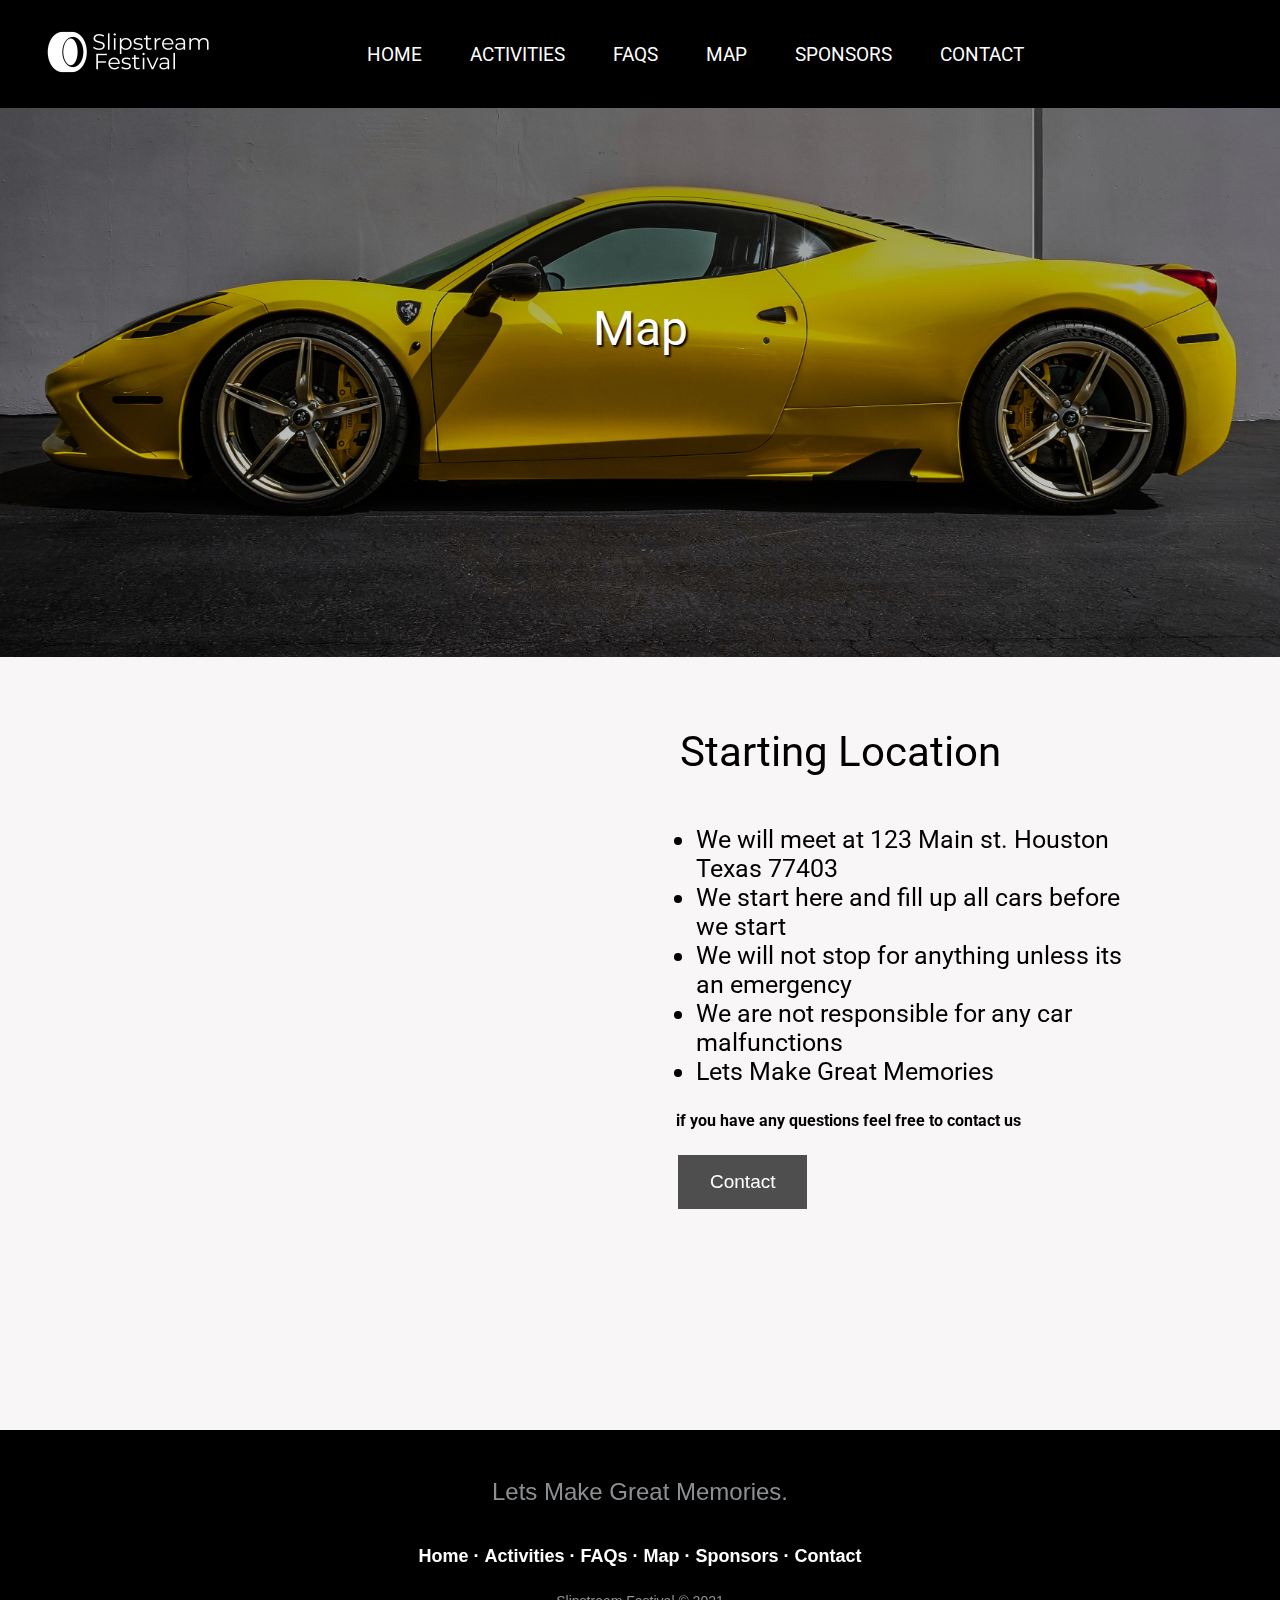
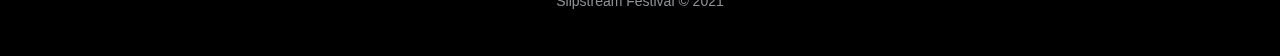
<file: map.html>
<!DOCTYPE html>
<html lang="en">

<head>
  <meta charset="UTF-8">
  <meta http-equiv="X-UA-Compatible" content="IE=edge">
  <meta name="viewport" content="width=device-width, initial-scale=1.0">
  <meta name="description" content="Slipstream Festival where we bring the upmost joy into your life">
  <link rel="stylesheet" href="style.css">
  <title>Slipstream Festival | Map</title>
  <link rel="icon" type="image/png" href="images/favicon-32x32.png">
</head>

<body>
  <header>


    <a href="index.html"><img class="logo" src="images/logo3.png" alt="Slipstream Logo"></a>
    <input type="checkbox" id="nav-toggle" class="nav-toggle">
    <nav>
      <ul>
        <li><a href="index.html">Home</a></li>
        <li><a href="activities.html">Activities</a></li>
        <li><a href="faqs.html">FAQs</a></li>
        <li><a href="map.html">Map</a></li>
        <li><a href="sponsors.html">Sponsors</a></li>
        <li><a href="contact.html">Contact</a></li>
      </ul>
    </nav>


    <label for="nav-toggle" class="nav-toggle-label">
      <span></span>
    </label>
  </header>





  <div class="wrap">
    <div id="slider">
      <div class="slide slide4">
        <div class="slide-content">
          <span>
            Map

          </span>
        </div>
      </div>
    </div>
  </div>


  <section class="container5">
    <div class="left-half">
      <article>
        <div style="width: 100%; padding-top: 27px"><iframe width="100%" height="600" frameborder="0" scrolling="no"
            marginheight="0" marginwidth="0"
            src="https://maps.google.com/maps?width=100%25&amp;height=600&amp;hl=en&amp;q=Houston%20main%20street+(Black%20Box%20Theater)&amp;t=&amp;z=14&amp;ie=UTF8&amp;iwloc=B&amp;output=embed"><a
              href="http://www.gps.ie/">gps systems</a></iframe></div>
      </article>
    </div>
    <div class="right-half">
      <article>
        <div class="faq-header">Starting Location</div>
        <ul class="list">

          <li>We will meet at 123 Main st. Houston Texas 77403</li>
          <li>We start here and fill up all cars before we start</li>
          <li>We will not stop for anything unless its an emergency</li>
          <li>We are not responsible for any car malfunctions</li>
          <li>Lets Make Great Memories</li>

        </ul>
        <div class="move">
          <h4>if you have any questions feel free to contact us</h4>
          <a href="contact.html"><button class="button button1">Contact</button></a>
        </div>
      </article>
    </div>
  </section>




  <footer class="footer-basic">
    <p class="footer-company">Lets Make Great Memories.</p>
    <p class="footer-links">
      <a href="index.html">Home</a>
      ·
      <a href="activities.html">Activities</a>
      ·
      <a href="faqs.html">FAQs</a>
      ·
      <a href="map.html">Map</a>
      ·
      <a href="sponsors.html">Sponsors</a>
      ·
      <a href="contact.html">Contact</a>
    </p>
    <p class="footer-company-name">Slipstream Festival &copy; 2021</p>
  </footer>

  <script>
    let sliderImages = document.querySelectorAll(".slide"),
      arrowLeft = document.querySelector("#arrow-left"),
      arrowRight = document.querySelector("#arrow-right"),
      current = 0;


    function reset() {
      for (let i = 0; i < sliderImages.length; i++) {
        sliderImages[i].style.display = "none";
      }
    }


    function startSlide() {
      reset();
      sliderImages[0].style.display = "block";
    }


    function slideLeft() {
      reset();
      sliderImages[current - 1].style.display = "block";
      current--;
    }

    function slideRight() {
      reset();
      sliderImages[current + 1].style.display = "block";
      current++;
    }


    arrowLeft.addEventListener("click", function () {
      if (current === 0) {
        current = sliderImages.length;
      }
      slideLeft();
    });


    arrowRight.addEventListener("click", function () {
      if (current === sliderImages.length - 1) {
        current = -1;
      }
      slideRight();
    });

    startSlide();
  </script>
</body>

</html>
</file>
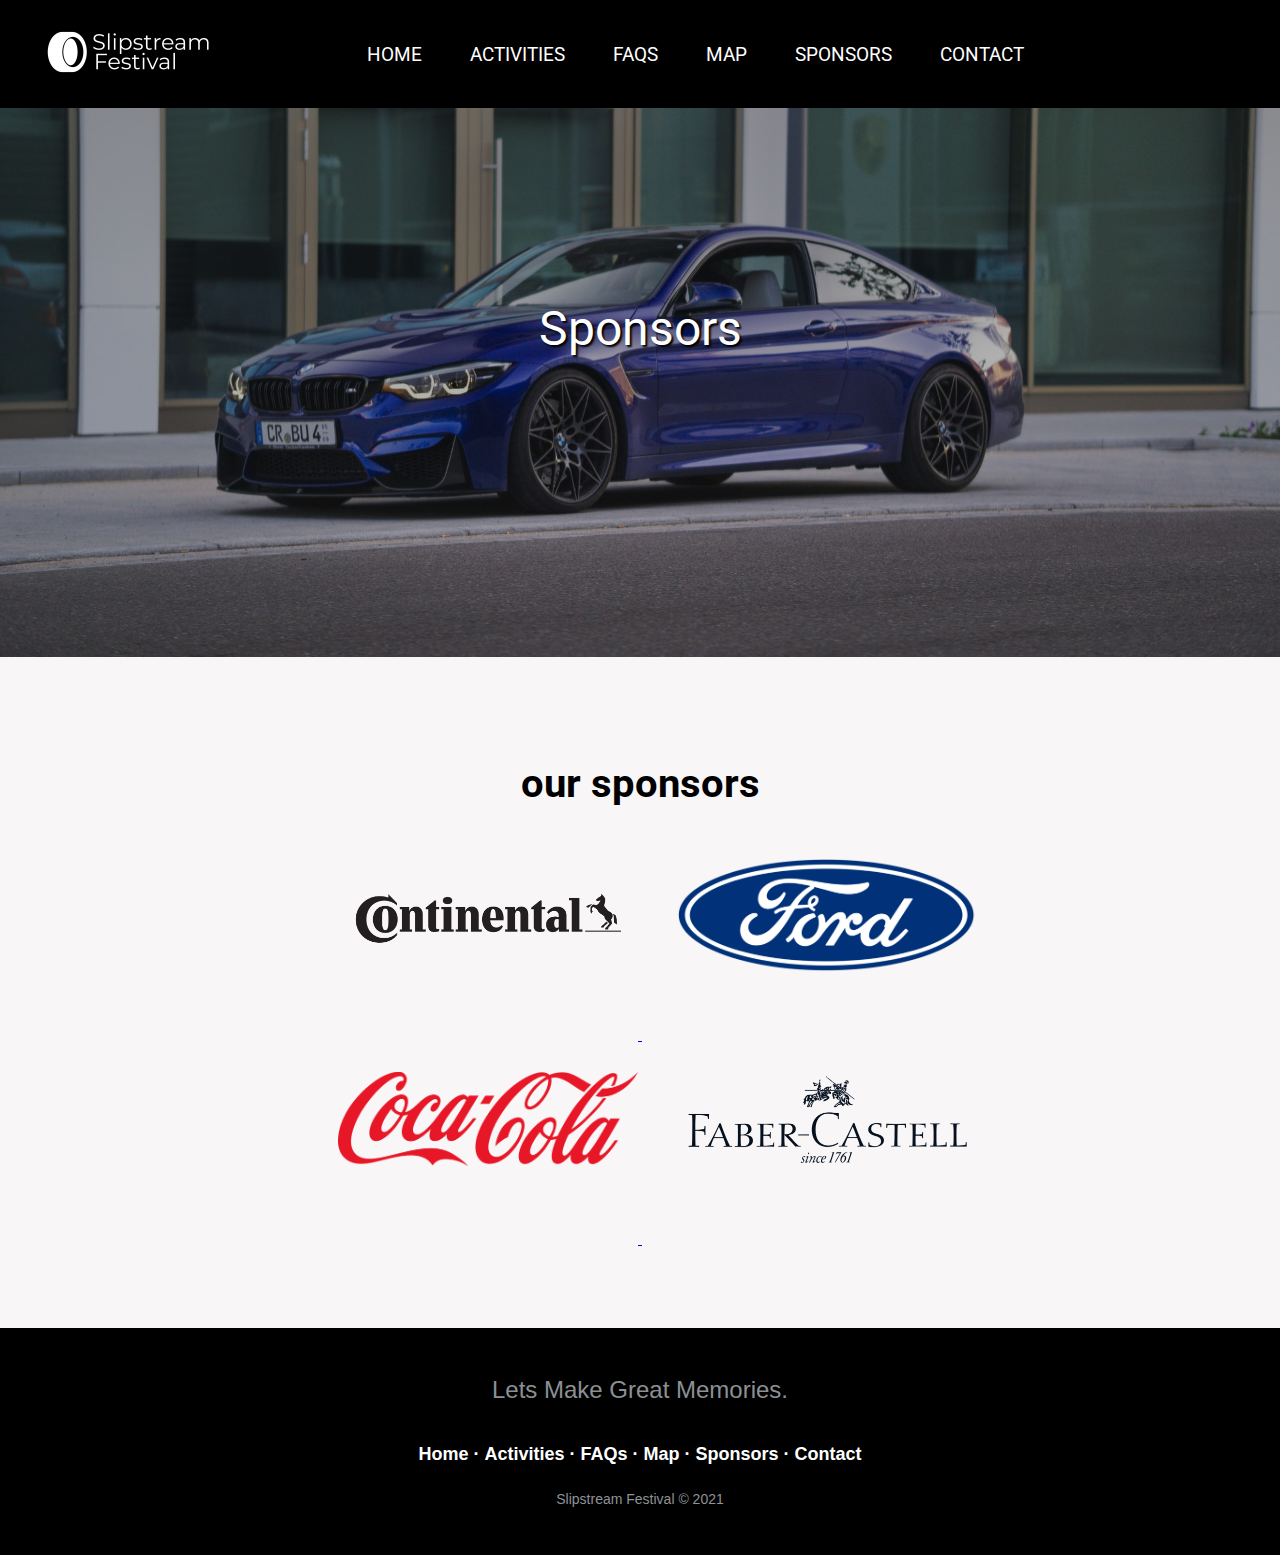
<file: sponsors.html>
<!DOCTYPE html>
<html lang="en">

<head>
    <meta charset="UTF-8">
    <meta http-equiv="X-UA-Compatible" content="IE=edge">
    <meta name="viewport" content="width=device-width, initial-scale=1.0">
    <meta name="description" content="Slipstream Festival where we bring the upmost joy into your life">
    <link rel="stylesheet" href="style.css">
    <title>Slipstream Festival | Sponsors</title>
    <link rel="icon" type="image/png" href="images/favicon-32x32.png">
</head>

<body>
    <header>


        <a href="index.html"><img class="logo" src="images/logo3.png" alt="Slipstream Logo"></a>
        <input type="checkbox" id="nav-toggle" class="nav-toggle">
        <nav>
            <ul>
                <li><a href="index.html">Home</a></li>
                <li><a href="activities.html">Activities</a></li>
                <li><a href="faqs.html">FAQs</a></li>
                <li><a href="map.html">Map</a></li>
                <li><a href="sponsors.html">Sponsors</a></li>
                <li><a href="contact.html">Contact</a></li>
            </ul>
        </nav>


        <label for="nav-toggle" class="nav-toggle-label">
      <span></span>
    </label>
    </header>

    <div class="wrap">
        <div id="slider">
            <div class="slide slide5">
                <div class="slide-content">
                    <span>
            Sponsors

          </span>
                </div>
            </div>
        </div>
    </div>

    <h2>our sponsors</h2>
    <div class="all">

        <a href="https://www.continental.com/en/">
            <div class="cardm card-55"></div>
        </a>
        <a href="https://www.ford.com/">
            <div class="cardm card-22"></div>
        </a>
        <a href="https://www.coca-cola.com/">
            <div class="cardm card-33"></div>
        </a>
        <a href="https://www.faber-castell.com/">
            <div class="cardm card-44"></div>
        </a>

    </div>
    <footer class="footer-basic">
        <p class="footer-company">Lets Make Great Memories.</p>
        <p class="footer-links">
            <a href="index.html">Home</a> ·
            <a href="activities.html">Activities</a> ·
            <a href="faqs.html">FAQs</a> ·
            <a href="map.html">Map</a> ·
            <a href="sponsors.html">Sponsors</a> ·
            <a href="contact.html">Contact</a>
        </p>
        <p class="footer-company-name">Slipstream Festival &copy; 2021</p>
    </footer>


</body>

</html>
</file>
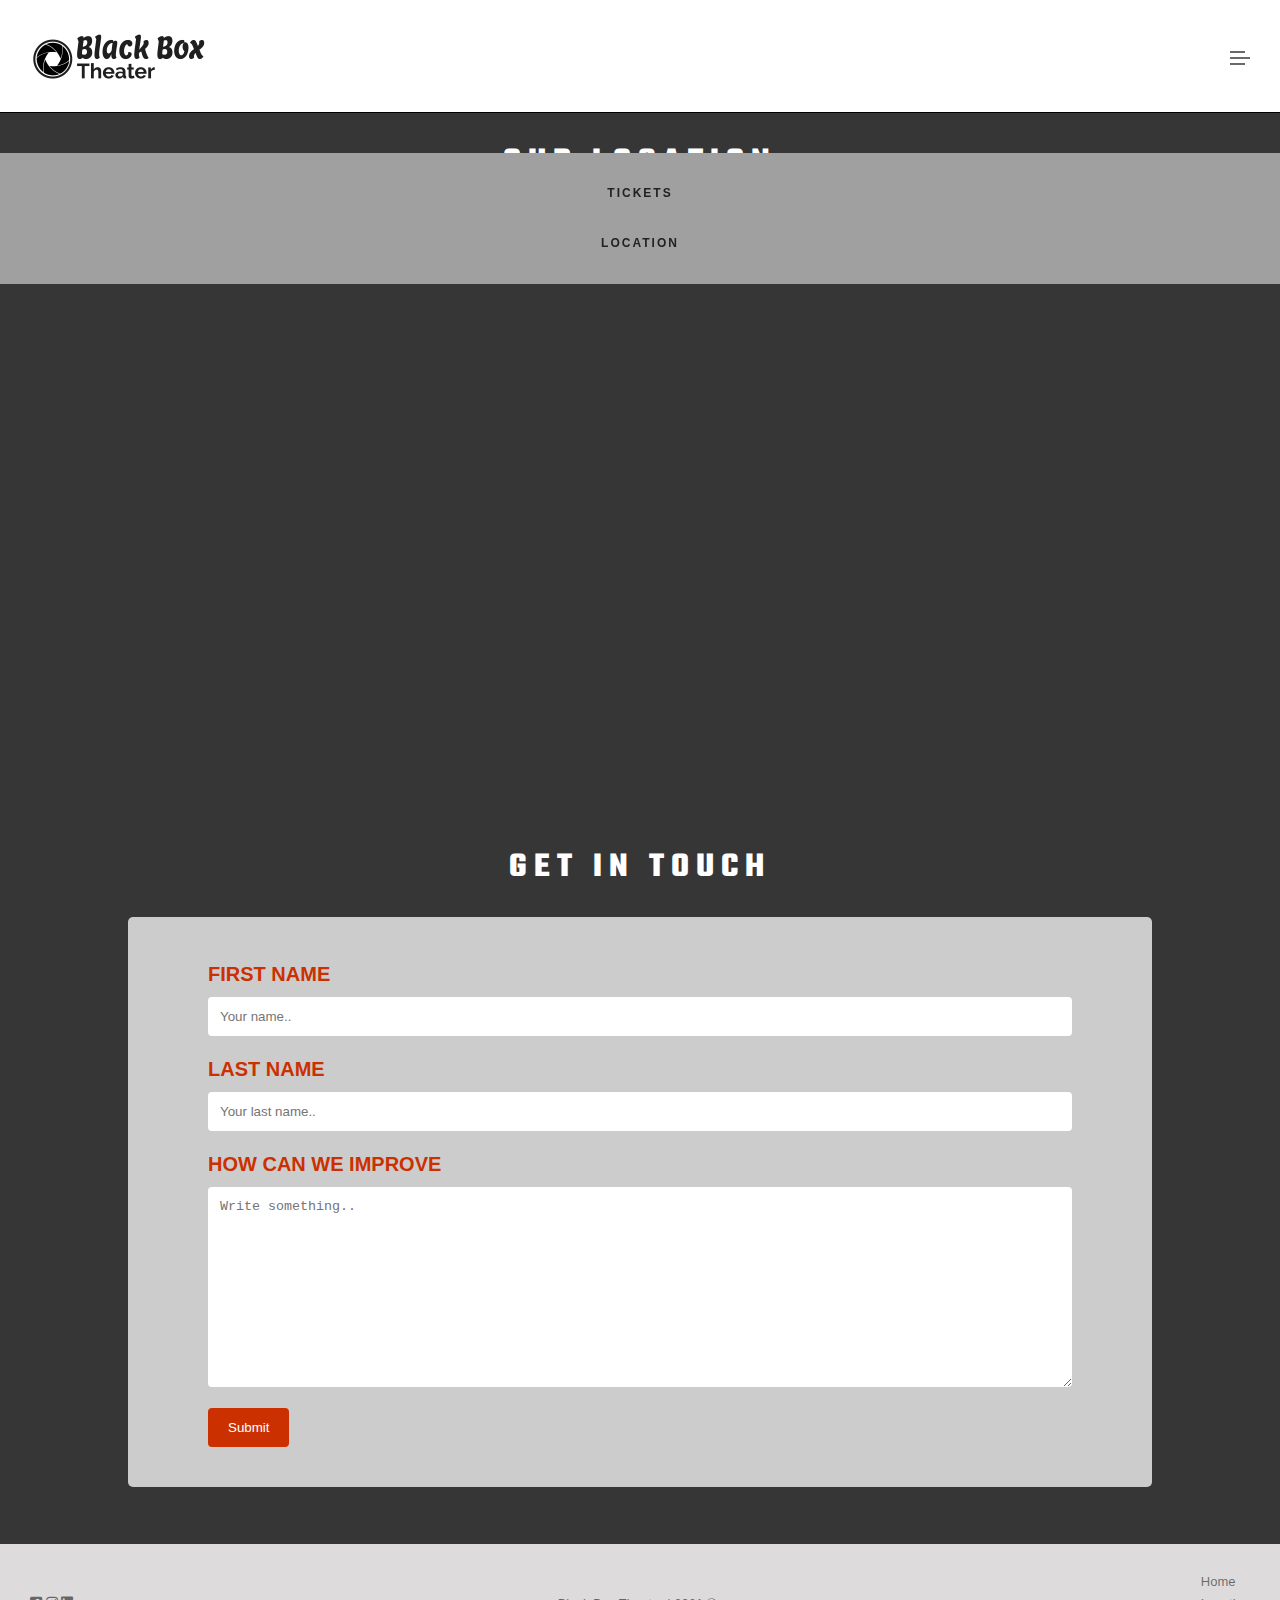
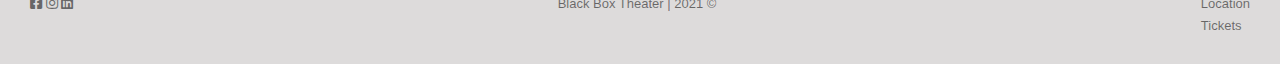
<file: BlackBox Theater/location.html>
<!DOCTYPE html>
<html lang="en">
<head>
  <meta charset="UTF-8">
  <meta http-equiv="X-UA-Compatible" content="IE=edge">
  <meta name="viewport" content="width=device-width, initial-scale=1.0">
  <link rel="stylesheet" href="styles.css">
  <title>Halloween</title>
</head>
<body>


  <!--RESPONSIVE NAV LAST EDIT ON OCTOBER 8TH BY SHAYAN YADEGARI-->
  <nav class="nav-container">
    <a href="index.html"><img src="images/logo.png" alt="logo" ></a>


      <button id="navbar-button">
        <span></span>
        <span></span>
        <span></span>
      </button>
    <ul>
        <li><a href="index.html">home</a></li>
        <li><a href="tickets.html">Tickets</a></li>
        <li><a href="location.html">Location</a></li>
    </ul>
  </nav>
    <ul class="responsive-nav">


        <li><a href="tickets.html">Tickets</a></li>
        <li><a href="location.html">Location</a></li>

    </ul>

  <!--END OF NAV-->
  <div class="container321">
  <h1 class="blog-post_title1">Our Location</h1>

  
  <div style="width: 100%"><iframe width="100%" height="600" frameborder="0" scrolling="no" marginheight="0" marginwidth="0" src="https://maps.google.com/maps?width=100%25&amp;height=600&amp;hl=en&amp;q=Houston%20main%20street+(Black%20Box%20Theater)&amp;t=&amp;z=14&amp;ie=UTF8&amp;iwloc=B&amp;output=embed"><a href="http://www.gps.ie/">gps systems</a></iframe></div>



  <h1 class="blog-post_title1">Get in touch</h1>

  <div class="container123">
    <form action="/action_page.php">
      <label for="fname">First Name</label>
      <input type="text" id="fname" name="firstname" placeholder="Your name..">
  
      <label for="lname">Last Name</label>
      <input type="text" id="lname" name="lastname" placeholder="Your last name..">
  
      
  
      <label for="subject">How can we improve</label>
      <textarea id="subject" name="subject" placeholder="Write something.." style="height:200px"></textarea>
  
      <input type="submit" value="Submit">
    </form>
  </div>
</div>
  
   <br>

    <footer>
      <div class="leftFooter">
        <a target="blank" href="https://www.facebook.com/search/top?q=amc%20theatres"><i class="fab fa-facebook-square"></i></a>
        <a target="blank" href="https://www.instagram.com/amctheatres/"><i class="fab fa-instagram"></i></a>
        <a target="blank" href="https://www.linkedin.com/company/amc-theatres/"><i class="fab fa-linkedin"></i></a>
      </div>

      <div class="centerFooter">
        <a href="#">Black Box Theater | 2021 &copy;</a>
      </div>

      <div class="rightFooter">
        <ul>
          <li><a href="index.html">Home</a></li>
          <li><a href="location.html">Location</a></li>
          <li><a href="tickets.html">Tickets</a></li>
        </ul>
      </div>

    </footer>
<!-- Slideshow container -->
  <script src="app.js"></script>
</body>
</html>
</file>
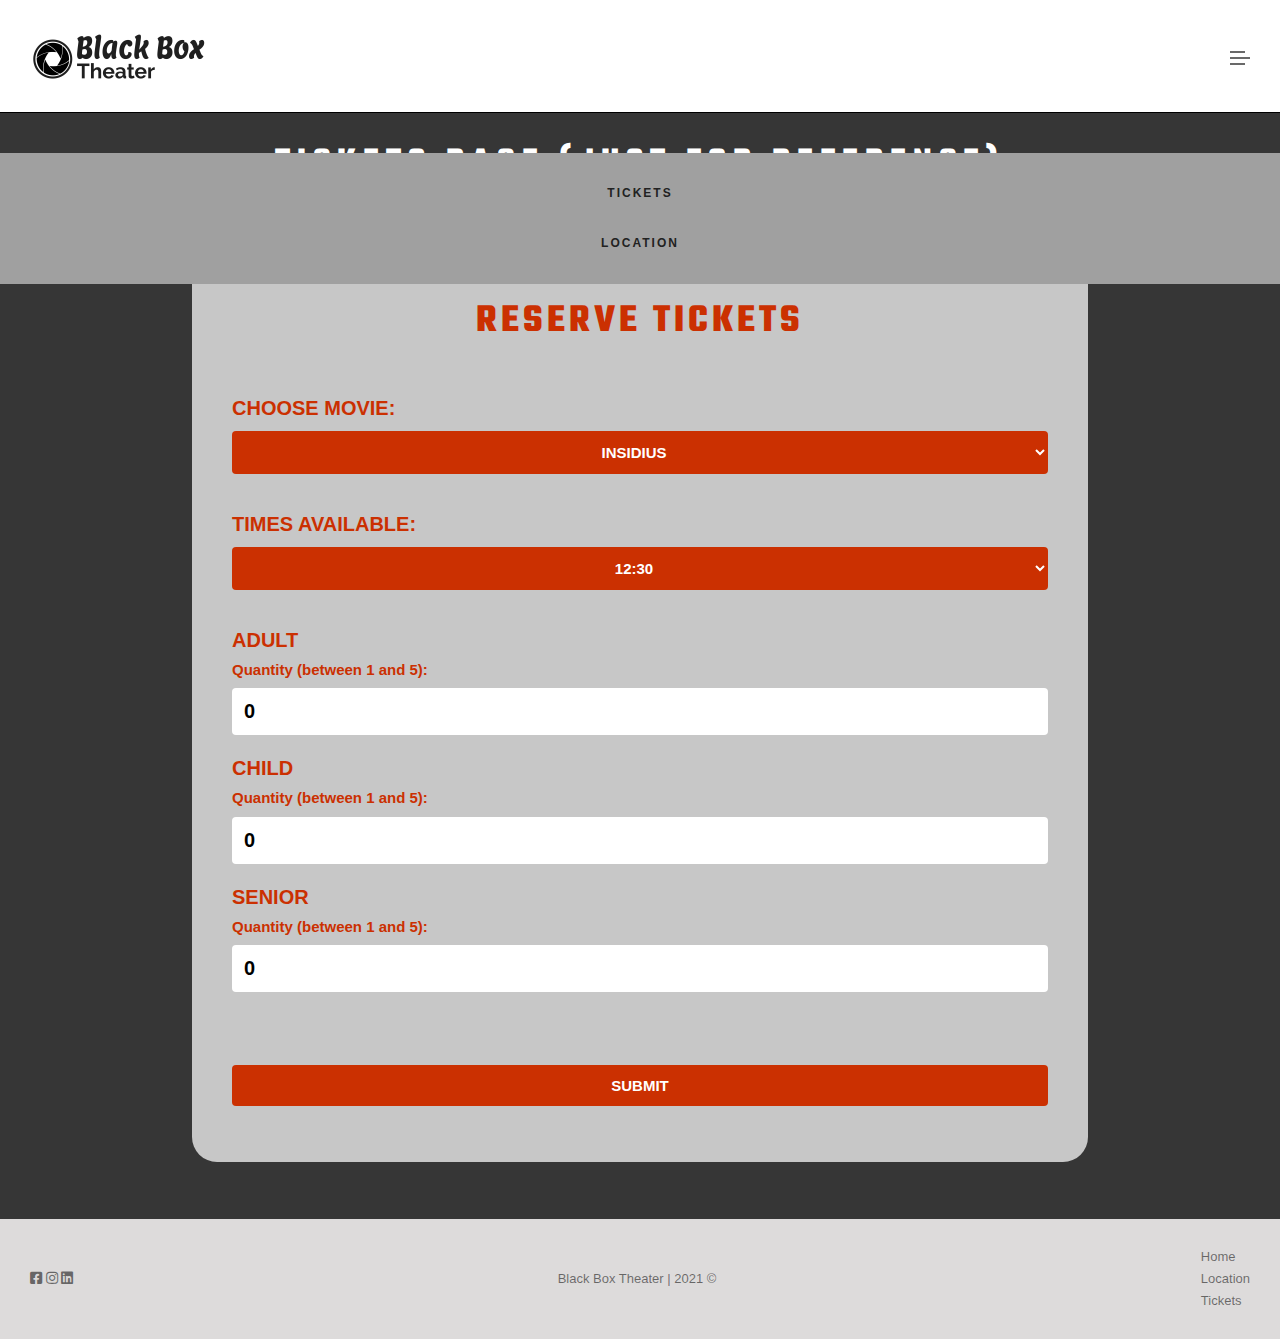
<file: BlackBox Theater/tickets.html>
<!DOCTYPE html>
<html lang="en">
<head>
  <meta charset="UTF-8">
  <meta http-equiv="X-UA-Compatible" content="IE=edge">
  <meta name="viewport" content="width=device-width, initial-scale=1.0">
  <link rel="stylesheet" href="styles.css">
  <title>Halloween</title>
</head>
<body>


  <!--RESPONSIVE NAV LAST EDIT ON OCTOBER 8TH BY SHAYAN YADEGARI-->
  <nav class="nav-container">
    <a href="index.html"><img src="images/logo.png" alt="logo" ></a>


      <button id="navbar-button">
        <span></span>
        <span></span>
        <span></span>
      </button>
    <ul>
        <li><a href="index.html">home</a></li>
        <li><a href="tickets.html">Tickets</a></li>
        <li><a href="location.html">Location</a></li>
    </ul>
  </nav>
    <ul class="responsive-nav">

        <li><a href="tickets.html">Tickets</a></li>
        <li><a href="location.html">Location</a></li>

    </ul>

  <!--END OF NAV-->
  <h1 class="blog-post_title1">TICKETS page (just for reference)</h1>

   
  <div class="wrap">
    <div class="background">
      <form>
        <div id="title">
        <h1>Reserve Tickets</h1>
        </div>
        <label>Choose Movie: </label>
          <div class="col">
            <select id="movies">
              <option value="insidius">Insidius</option>
              <option value="it">It</option>
              <option value="hereditary">Hereditary</option>
              <option value="annabelle">Annabelle</option>
              <option value="sinister">sinister</option>
              <option value="purge">Purge</option>
            </select>
            <br>
            <br>

            <label for="times">Times Available:</label>
            <select id="times" name="times">
              <option value="12:30">12:30</option>
              <option value="2:00">2:00</option>
              <option value="3:30">3:30</option>
              <option value="4:00">4:00</option>
              <option value="7:30">7:30</option>
              <option value="9:00">9:00</option>
            </select>

            <br>
            <br>

            <label for="adult">Adult</label>
            <h5>Quantity (between 1 and 5):</h5>
            <input type="number" id="adult" name="adult" min="0" max="10" value="0">
            <br>
              

            <label for="child">Child</label>
            <h5>Quantity (between 1 and 5):</h5>
            <input type="number" id="child" name="child" min="0" max="10" value="0">
            <br>
              

            <label for="senior">Senior</label>
            <h5>Quantity (between 1 and 5):</h5>
            <input type="number" id="senior" name="senior" min="0" max="10" value="0">
            <br>
              
            <br><br><br>
              
          </div>
            
        <div class="submit">
          <button type="submit" value="Submit" >Submit</button>
        </div>
      </form>
    </div>
  </div>
</div>
   <br>
   

    <footer>
      <div class="leftFooter">
        <a target="blank" href="https://www.facebook.com/search/top?q=amc%20theatres"><i class="fab fa-facebook-square"></i></a>
        <a target="blank" href="https://www.instagram.com/amctheatres/"><i class="fab fa-instagram"></i></a>
        <a target="blank" href="https://www.linkedin.com/company/amc-theatres/"><i class="fab fa-linkedin"></i></a>
      </div>

      <div class="centerFooter">
        <a href="#">Black Box Theater | 2021 &copy;</a>
      </div>

      <div class="rightFooter">
        <ul>
          <li><a href="index.html">Home</a></li>
          <li><a href="location.html">Location</a></li>
          <li><a href="tickets.html">Tickets</a></li>
        </ul>
      </div>

    </footer>
<!-- Slideshow container -->
  <script src="app.js"></script>
</body>
</html>
</file>
<file: style.css>
@import url('https://fonts.googleapis.com/css2?family=Roboto:ital,wght@0,300;1,400&display=swap');
*,
*::before,
*::after {
    box-sizing: border-box;
}

body {
    background: rgb(248, 246, 246);
    margin: 0;
    padding: 0;
    font-family: 'Roboto', sans-serif;
    height: 100%;
}

header {
    background: #000000;
    text-align: center;
    position: fixed;
    z-index: 999;
    width: 100%;
}

nav {
    position: absolute;
    text-align: left;
    top: 100%;
    left: 0;
    background: #000000;
    width: 100%;
    transform: scale(1, 0);
    transform-origin: top;
    -webkit-transition: transform 400ms ease-in-out;
    -o-transition: transform 400ms ease-in-out;
    -moz-transition: transform 400ms ease-in-out;
    transition: transform 400ms ease-in-out;
}

nav ul {
    margin: 0;
    padding: 0;
    list-style-type: none;
}

nav li {
    margin-bottom: 1em;
    margin-left: 1em;
}

nav a {
    color: white;
    text-decoration: none;
    font-size: 1.2rem;
    text-transform: uppercase;
    opacity: 0;
    transition: opacity 150ms ease-in-out;
}

.nav-toggle:checked~nav {
    transform: scale(1, 1);
}

.nav-toggle:checked~nav a {
    opacity: 1;
    transition: opacity 250ms ease-in-out 250ms;
}

.nav-toggle {
    display: none;
}

.nav-toggle-label {
    position: absolute;
    top: 0;
    left: 0;
    margin-left: 1em;
    height: 100%;
    display: flex;
    align-items: center;
}

.nav-toggle-label span,
.nav-toggle-label span:before,
.nav-toggle-label span:after {
    display: block;
    background: white;
    height: 2px;
    width: 2em;
    border-radius: 2px;
    position: relative;
}

.nav-toggle-label span:before,
.nav-toggle-label span:after {
    content: '';
    position: absolute;
}

.nav-toggle-label span:before {
    bottom: 7px;
}

.nav-toggle-label span:after {
    top: 7px;
}

@media screen and (min-width: 1270px) {
    .nav-toggle-label {
        display: none;
    }
    header {
        display: grid;
        grid-template-columns: 1fr auto minmax(600px, 3fr) 1fr;
    }
    .logo {
        grid-column: 2 / 3;
        color: #ffffff;
    }
    nav {
        all: unset;
        grid-column: 3 / 4;
        display: flex;
        justify-content: flex-end;
        align-items: center;
    }
    nav a {
        opacity: 1;
        position: relative;
    }
    nav ul {
        display: flex;
        justify-content: flex-end;
    }
    nav li {
        margin-left: 3em;
        margin-bottom: 0;
    }
    nav a::before {
        content: '';
        display: block;
        height: 2px;
        background: #ffffff;
        position: absolute;
        top: -1em;
        left: 0;
        right: 0;
        transform: scale(0, 1);
        -webkit-transition: transform ease-in-out 250ms;
        -moz-transition: transform ease-in-out 250ms;
        -o-transition: transform ease-in-out 250ms;
        transition: transform ease-in-out 250ms;
    }
    nav a:hover::before {
        transform: scale(1, 1);
    }
}

.textcontainer {
    margin: 0 auto;
    width: 66%;
    text-align: justify;
}

p {
    font-size: 18px;
    line-height: 1.4em;
    display: block;
    margin-block-start: 1em;
    margin-block-end: 1em;
    margin-inline-start: 0px;
    margin-inline-end: 0px;
}

.slide-content {
    margin: 0;
    padding: 0;
    font-family: Arial, Helvetica, sans-serif;
    width: 100%;
    height: 73vh;
    overflow-x: hidden;
}

.wrap {
    position: relative;
}

.slide {
    background-size: cover;
    background-position: center;
    background-repeat: no-repeat;
}

.slide1 {
    background-image: linear-gradient(rgba(0, 0, 0, 0.493), rgba(0, 0, 0, 0.13)), url("images/mac.jpg");
}

.slide2 {
    background-image: linear-gradient(rgba(0, 0, 0, 0.493), rgba(0, 0, 0, 0.13)), url("images/borghini.jpg");
}

.slide3 {
    background-image: linear-gradient(rgba(0, 0, 0, 0.493), rgba(0, 0, 0, 0.13)), url("images/ferrari1.jpg");
}

.slide4 {
    background-image: linear-gradient(rgba(0, 0, 0, 0.493), rgba(0, 0, 0, 0.13)), url("images/ferrari2.jpg");
}

.slide5 {
    background-image: linear-gradient(rgba(0, 0, 0, 0.493), rgba(0, 0, 0, 0.13)), url("images/bmw.jpg");
}

.slide6 {
    background-image: linear-gradient(rgba(0, 0, 0, 0.493), rgba(0, 0, 0, 0.13)), url("images/stang.jpg");
}

.slide-content {
    display: flex;
    flex-direction: column;
    justify-content: center;
    align-items: center;
    text-align: center;
}

.slide-content span {
    width: 65%;
    font-size: 3rem;
    color: #fff;
    text-shadow: 2px 2px 2px #000000;
    font-family: 'Roboto', sans-serif;
}

.strip {
    background-color: rgb(233, 233, 233);
    height: 20vh;
    text-align: center;
}

.strip h2 {
    padding-top: 2.3em;
    font-size: 35px;
}

h2 {
    text-align: center;
    padding-top: 70px;
    font-size: 40px;
    color: #000000;
}

.footer-basic {
    background-color: #000000;
    box-shadow: 0 1px 1px 0 rgba(0, 0, 0, 0.12);
    box-sizing: border-box;
    width: 100%;
    text-align: center;
    font: normal 18px sans-serif;
    padding: 45px;
    margin-top: 80px;
}

.footer-basic .footer-company {
    color: #8d9093;
    font-size: 24px;
    margin: 0;
}

.footer-basic .footer-company-name {
    color: #8f9296;
    font-size: 14px;
    margin: 0;
}

.footer-basic .footer-links {
    list-style: none;
    font-weight: bold;
    color: #ffffff;
    padding: 35px 0 23px;
    margin: 0;
}

.footer-basic .footer-links a {
    display: inline-block;
    text-decoration: none;
    color: inherit;
}

@media (max-width: 1000px) {
    .textcontainer {
        text-align: left;
    }
}

@media (max-width: 600px) {
    .textcontainer {
        text-align: left;
    }
    .footer-basic {
        padding: 35px;
    }
    .footer-basic .footer-company {
        font-size: 18px;
    }
    .footer-basic .footer-company-name {
        font-size: 12px;
    }
    .footer-basic .footer-links {
        font-size: 14px;
        padding: 25px 0 20px;
    }
    .footer-basicd .footer-links a {
        line-height: 1.8;
    }
}

footer {
    bottom: 0;
}

@media (max-height:800px) {
    footer {
        position: static;
    }
    header {
        padding-top: 10px;
    }
}

.faq-header {
    font-size: 42px;
    padding: 24px;
}

.faq-content {
    padding-top: 22px;
    margin: 0 auto;
    width: 80%;
}

.faq-question {
    padding: 20px 0;
    border-bottom: 1px dotted rgb(0, 0, 0);
}

.panel-title {
    font-size: 24px;
    width: 100%;
    position: relative;
    margin: 0;
    padding: 10px 10px 0 48px;
    display: block;
    cursor: pointer;
}

.panel-content {
    font-size: 20px;
    padding: 0px 14px;
    margin: 0 40px;
    height: 0;
    overflow: hidden;
    z-index: -1;
    position: relative;
    opacity: 0;
    -webkit-transition: .4s ease;
    -moz-transition: .4s ease;
    -o-transition: .4s ease;
    transition: .4s ease;
}

.panel:checked~.panel-content {
    height: auto;
    opacity: 1;
    padding: 14px;
}

.plus {
    position: absolute;
    margin-left: 20px;
    margin-top: 4px;
    z-index: 5;
    font-size: 42px;
    line-height: 100%;
    -webkit-user-select: none;
    -moz-user-select: none;
    -ms-user-select: none;
    -o-user-select: none;
    user-select: none;
    -webkit-transition: .2s ease;
    -moz-transition: .2s ease;
    -o-transition: .2s ease;
    transition: .2s ease;
}

.panel:checked~.plus {
    -webkit-transform: rotate(45deg);
    -moz-transform: rotate(45deg);
    -o-transform: rotate(45deg);
    transform: rotate(45deg);
}

.panel {
    display: none;
}

.container5 {
    padding-top: 30px;
    display: flex;
    width: 80%;
    margin: 0 auto;
}

.left-half {
    flex: 1;
    padding: 1rem;
}

.right-half {
    flex: 1;
    padding: 1rem;
}

.list {
    font-size: 25px;
}

.button {
    background-color: #020202;
    border: none;
    color: white;
    padding: 16px 32px;
    text-align: center;
    text-decoration: none;
    display: inline-block;
    font-size: 19px;
    margin: 4px 2px;
    transition-duration: 0.4s;
    cursor: pointer;
}

.button1 {
    background-color: #4e4e4e;
    color: white;
}

.button1:hover {
    background-color: #000000;
}

.move {
    padding-left: 20px;
}

.container1 {
    margin: 0 auto;
    border-radius: 5px;
    padding: 20px;
    margin-bottom: 50px;
    width: 50%;
}

input[type=text],
select,
textarea {
    width: 100%;
    padding: 12px;
    border: 1px solid rgb(161, 161, 161);
    border-radius: 4px;
    box-sizing: border-box;
    margin-top: 6px;
    margin-bottom: 16px;
    resize: vertical;
}

input[type=submit] {
    background-color: #393b3b;
    color: rgb(255, 255, 255);
    padding: 12px 20px;
    border: none;
    border-radius: 4px;
    cursor: pointer;
}

input[type=submit]:hover {
    background-color: #817f7f;
}

.container1 h2 {
    border-bottom: none;
}

.vtl {
    margin: 0 auto;
    position: relative;
    padding: 10px 10px 10px 50px;
    max-width: 70%;
}

.vtl::before {
    content: '';
    width: 5px;
    background-color: #000000;
    position: absolute;
    top: 0;
    bottom: 0;
    left: 15px;
}

div.event {
    padding: 20px 30px;
    background-color: hsla(0, 2%, 92%, 0.671);
    position: relative;
    border-radius: 6px;
    margin-bottom: 10px;
}

strong.edate {
    font-size: 1.1em;
    font-weight: bold;
    color: #000000;
}

p.etxt {
    margin: 10px 0 0 0;
    color: #222;
}

div.event::before {
    content: '';
    border: 10px solid transparent;
    border-right-color: #ffebeb;
    border-left: 0;
    position: absolute;
    top: 20%;
    left: -10px;
}

div.event::after {
    content: '';
    background: #fff;
    border: 4px solid #000000;
    width: 16px;
    height: 16px;
    border-radius: 50%;
    position: absolute;
    top: 20%;
    left: -44px;
}

.full {
    text-align: center;
    width: 75%;
    margin: 0 auto;
}

.all {
    text-align: center;
    width: 75%;
    margin: 0 auto;
}

.card {
    border-radius: 1px;
    display: inline-block;
    height: 210px;
    margin-bottom: 50px;
    position: relative;
    width: 300px;
    box-shadow: 0 1px 3px rgba(0, 0, 0, 0.12), 0 1px 2px rgba(0, 0, 0, 0.24);
    transition: all 0.3s cubic-bezier(.25, .8, .25, 1);
    background-position: center;
    background-size: cover;
    margin-left: 35px;
}

.card:hover {
    box-shadow: 0 14px 28px rgba(0, 0, 0, 0.25), 0 10px 10px rgba(0, 0, 0, 0.22);
}

.card-1 {
    background-image: url("images/1.jpg");
}

.card-2 {
    background-image: url("images/2.jpg");
}

.card-3 {
    background-image: url("images/3.jpg");
}

.card-4 {
    background-image: url("images/4.jpg");
}

.card-5 {
    background-image: url("images/5.jpg");
}

.card-6 {
    background-image: url("images/6.jpg");
}

.card-7 {
    background-image: url("images/7.jpg");
}

.card-8 {
    background-image: url("images/8.jpg");
}

.card-9 {
    background-image: url("images/9.jpg");
}

.card-10 {
    background-image: url("images/10.jpg");
}

.card-11 {
    background-image: url("images/11.jpg");
}

.card-12 {
    background-image: url("images/final.gif");
}

.cardm {
    border-radius: 1px;
    display: inline-block;
    height: 150px;
    margin-bottom: 50px;
    position: relative;
    width: 300px;
    transition: all 0.3s cubic-bezier(.25, .8, .25, 1);
    background-position: center;
    background-repeat: no-repeat;
    background-size: contain;
    margin-left: 35px;
}

.card-55 {
    background-image: url("images/con1.png");
}

.card-22 {
    background-image: url("images/ford.png");
}

.card-33 {
    background-image: url("images/cocacola.png");
}

.card-44 {
    background-image: url("images/fiber.png");
}
</file>
<file: BlackBox Theater/styles.css>
@import url("https://fonts.googleapis.com/css2?family=Karla:wght@400;700&display=swap");
@import url('https://fonts.googleapis.com/css?family=Cabin:400,600');
@import url('https://fonts.googleapis.com/css2?family=Teko&display=swap');
@import url("https://use.fontawesome.com/releases/v5.0.10/css/all.css");
*, *::after, *::before {
  padding: 0;
  margin: 0;
  box-sizing: inherit;
}

html {
  font-size: 62.5%;
}

body {
  /*background-image: url(images/back.png);
  background-repeat: no-repeat;
  background-attachment: fixed;*/
  background-color: #262626ec;
  box-sizing: border-box;
  font-family: "Karla", sans-serif;
  line-height: 1.7;
}

h1 {
  text-align: center;
  margin: 35px;
}


h2 {
  margin-top: 60px;
  margin-bottom: 30px;
  text-align: left;
  margin-left: 10.0rem;
  font-size: 2.5em;
  color: #ffffff;
  font-family: 'Teko', sans-serif;
  letter-spacing: .2em;
}
h5 {
  font-size: 1.5em;
  color: #cb3001;
  display: inline-block;
  padding-right: 2rem;
}

.nav-container {
  padding: 2.5rem 3rem;
}

nav {
  position: relative;
  display: flex;
  align-items: center;
  z-index: 10;
  background-color: #ffffff;
  border-bottom: 1px solid rgb(0, 0, 0);
}

nav h1 {
  text-transform: uppercase;
  font-size: 12px;
  letter-spacing: 2px;
}

nav button {
  border: none;
  background: none;
  cursor: pointer;
  opacity: 0.8;
  margin-left: auto;
  outline: none;
}

nav button, nav ul {
  margin-left: auto;
}

nav button:hover {
  opacity: 1;
}

nav button span {
  height: 2px;
  background-color: rgb(68, 68, 68);
  width: 20px;
  display: block;
  margin-top: 4px;
}

nav button span:first-child {
  width: 15px;
}

nav button span:last-child {
  width: 15px;
}

nav ul {
  display: none;
}

nav ul li {
  display: inline-block;
}

nav ul li a {
  font-size: 18px;
  color: #222;
  text-transform: uppercase;
  text-decoration: none;
  margin-left: 2rem;
  font-weight: bold;
  letter-spacing: 2px;
}
.button1{
  margin:0 auto;
  display:block;
  width: 100%;
  height: 10%;
  font-size: 1.5rem;
  font-weight: bold;
  background-color: #fe501b;
  color: #ffffff;
  border: none;
}

.responsive-nav {
  position: absolute;
  background-color: #a0a0a0;
  top: 17%;
  width: 100%;
  box-shadow: 0px 2px 5px rgba(0, 0, 0, 0);
  transition: all 400ms ease-out;
  transition: all 400ms ease-in;
  z-index: 1;
}

.responsive-nav li a {
  display: block;
  text-align: center;
  text-decoration: none;
  font-size: 1.5rem;
  margin: 3rem 0;
  color: #222;
  text-transform: uppercase;
  font-size: 1.2rem;
  letter-spacing: 2px;
  font-weight: bold;
}

.responsive-nav-active {
  top: 0% !important;
}

@media (min-width: 1460px) {
  nav button, .responsive-nav {
    display: none;
  }
  nav ul {
    display: block;
  }
  .container {
    padding-left: 2.5rem;
    padding-right: 2.5rem;
  }
  html {
    font-size: 72.5%;
  }
  
}

@media screen and ( max-width: 1200px) {
  h2 {
    text-align: center;
  }
  .container {
    width: 50%;
    margin-right: auto;
    margin-left: auto;
    height: 6000px;
  }
  .row {
    flex-direction: column;
  }
  .item {
    margin-bottom: 15px;
    width: auto;
    background-position: center;
    
  }
  
}

@media screen and ( max-width: 1000px) {
  h2 {
    text-align: center;
  }
  .container {
    max-width: 65%;
    width: auto;
    margin-right: auto;
    margin-left: auto;
    height: 6000px;
  }
  .row {
    flex-direction: column;
  }
  .item {
    margin-bottom: 15px;
    background-position: center;
    width: auto;
  }
  
}

@media screen and ( max-width: 800px) {
  h2 {
    text-align: center;
  }
  
  .container {
    max-width: 90%;
    width: auto;
    margin-right: auto;
    margin-left: auto;
    height: 6000px;
  }
  .row {
    flex-direction: column;
  }
  .item {
    margin-bottom: 15px;
    background-position: center;
    width: auto;
  }
  
}

@media screen and ( max-width: 500px) {
  .flex-item-right, .flex-item-left {
    flex: 50%;
  }
  .item{
  background-position: center;
  }
  
}

* {
  box-sizing: border-box;
}

body {
  font-family: Verdana, sans-serif;
}

.mySlides {
  display: none;
}

img {
  vertical-align: middle;
}

/* Slideshow container */

.slideshow-container {
  max-width: 1000px;
  position: relative;
  margin: auto;
}

/* Caption text */

.text {
  color: #f2f2f2;
  font-size: 15px;
  padding: 8px 12px;
  position: absolute;
  bottom: 8px;
  width: 100%;
  text-align: center;
}

/* Number text (1/3 etc) */

.numbertext {
  color: #f2f2f2;
  font-size: 12px;
  padding: 8px 12px;
  position: absolute;
  top: 0;
}

/* The dots/bullets/indicators */

.dot {
  height: 15px;
  width: 15px;
  margin: 0 2px;
  background-color: #bbb;
  border-radius: 50%;
  display: inline-block;
  transition: background-color 0.6s ease;
}

.active {
  background-color: #717171;
}

/* Fading animation */

.fade {
  -webkit-animation-name: fade;
  -webkit-animation-duration: 1.5s;
  animation-name: fade;
  animation-duration: 1.5s;
}

@-webkit-keyframes fade {
  from {
    opacity: .4
  }
  to {
    opacity: 1
  }
}

@keyframes fade {
  from {
    opacity: .4
  }
  to {
    opacity: 1
  }
}

@media only screen and (max-width: 300px) {
  .text {
    font-size: 11px
  }
}

.container {
  display: flex;
}

.item {
  margin-left: 1em;
  margin-right: 1em;
  flex-grow: 1;
  height: 350px;
  width: auto;
  background-color: #bbb;
  background-size: cover;
  background-position: center;
  box-shadow: 0px 20px 20px rgba(0, 0, 0, .5), 0px -20px 20px rgba(0, 0, 0, .5);
}

.row {
  width: 100%;
  display: flex;
}

.blog-post {
  margin-top: 70px;
  margin-left: auto;
  margin-right: auto;
  width: 100%;
  max-width: 98rem;
  padding: 5rem;
  background-color: #cccccc;
  box-shadow: 0 1.4rem 8rem rgba(0, 0, 0, .5);
  display: flex;
  align-items: center;
  border-radius: 0.8rem;
}

.blog-post_img {
  min-width: 35rem;
  max-width: 35rem;
  height: 30rem;
  transform: translateX(-8rem);
  position: relative;
}

.blog-post_img img {
  width: 100%;
  height: 100%;
  object-fit: cover;
  display: block;
  border-radius: 0.8rem;
}

.blog-post_img::before {
  content: '';
  width: 100%;
  height: 100%;
  position: absolute;
  top: 0;
  left: 0;
  background: linear-gradient(to right, rgba(160, 124, 100, 0.281), rgba(180, 87, 11, 0.219));
  box-shadow: 0.5rem 0.5rem 3rem 1px rgba(0, 0, 0, 0.05);
  border-radius: 0.8rem;
}

.blog-post_date span {
  display: block;
  color: rgba(0, 0, 0, 0.7);
  font-size: 1.6rem;
  font-weight: 600;
  margin: 0.5rem 0;
}

.blog-post_title {
  font-size: 2.5rem;
  margin: 1.5rem 0 2rem;
  text-transform: uppercase;
  color: #cb3001;
}

.blog-post_title1 {
  font-family: 'Teko', sans-serif;
  letter-spacing: .2em;
  font-size: 3.5rem;
  margin: 2rem 0 2rem;
  text-transform: uppercase;
  color: #ffffff;
}

.blog-post_text {
  margin-bottom: 3rem;
  font-size: 1.4rem;
  color: rgba(0, 0, 0, 1);
}

/* Button Style */

.blog-post_cta {
  display: inline-block;
  padding: 1.5rem 3rem;
  letter-spacing: 1px;
  text-transform: uppercase;
  text-decoration: none;
  font-size: 1.2rem;
  color: #000000;
  background-image: linear-gradient(to right, #cb3001 0%, #feae00 100%);
  border-radius: 0.8rem;
}

.blog-post_cta:hover {
  background-image: linear-gradient(to right, #fe501b 0%, #feb24f 100%);
}

.custom-btn {
  width: 130px;
  height: 40px;
  color: #fff;
  border-radius: 3px;
  padding: 10px 25px;
  font-weight: 600;
  text-transform: uppercase;
  text-align: center;
  background: transparent;
  transition: all 0.3s ease;
  position: relative;
  display: inline-block;
  box-shadow: inset 2px 2px 2px 0px rgba(255, 255, 255, .5), 7px 7px 20px 0px rgba(0, 0, 0, .1), 4px 4px 5px 0px rgba(0, 0, 0, .1);
  outline: none;
}

.btn-3 {
  background: rgb(203, 48, 1);
  width: 150px;
  height: 40px;
  line-height: 42px;
  margin-top: 5px;
  margin-bottom: 5px;
  padding: 0;
  border: none;
}

.btn-3 span {
  position: relative;
  display: block;
  width: 100%;
  height: 100%;
}

.btn-3:before, .btn-3:after{
  position: absolute;
  content: "";
  right: 0;
  top: 0;
  background: rgba(203, 48, 1, 1);
  transition: all 0.5s ease;
}

.btn-3:before {
  height: 0%;
  width: 2px;
}

.btn-3:after {
  width: 0%;
  height: 2px;
}

.btn-3:hover {
  background: transparent;
  box-shadow: none;
}

.btn-3:hover:before {
  height: 100%;
}

.btn-3:hover:after {
  width: 100%;
}

.btn-3 span:hover {
  color: rgba(203, 48, 1, 1);
}

.btn-3 span:before, .btn-3 span:after {
  position: absolute;
  content: "";
  left: 0;
  bottom: 0;
  background: rgba(203, 48, 1, 1);
  transition: all 0.3s ease;
}

.btn-3 span:before {
  width: 2px;
  height: 0%;
}

.btn-3 span:after {
  width: 0%;
  height: 2px;
}

.btn-3 span:hover:before {
  height: 100%;
}

.btn-3 span:hover:after {
  width: 100%;
}



@media screen and (max-width: 868px) {
  .blog-post {
    max-width: 70rem;
  }
}

@media screen and (max-width: 768px) {
  .blog-post {
    padding: 2.5rem;
    flex-direction: column;
  }
  .blog-post_img {
    min-width: 100%;
    max-width: 100%;
    transform: translate(0, -8rem);
  }
}

.content {
  min-height: calc(100vh - 120px);
}

a {
  text-decoration: none;
}

li {
  list-style: none;
  margin: 0;
  padding: 0;
}

ul {
  list-style: none;
  margin: 0;
  padding: 0;
}

.tickets-container{
  background-color: rgb(204, 204, 204);
  border-radius: 0.8rem;
  display: flex;
  align-items: stretch;
  margin-left: auto;
  margin-right: auto;
  width: 100%;
  max-width: 98rem;
  padding: 5rem 7rem;
}

.row-2 {
  display: flex;
  flex-direction: row;
  flex-wrap: wrap;
  margin-left: 15%;
  margin-right: 15%;
}

.col{
  background-color: #01a3cb00;
}

select{
  font-size: 15px;
  font-weight: 600;
  text-transform: uppercase;
  background-color: #cb3001;
  color: #ffffff;
  transition: .3s;
}
label{
  font-size: 2rem;
  font-weight: 900;
  text-transform: uppercase;
  color: #cb3001;
  display: block;
}
option{
  padding: 10px 25px;
  font-weight: 600;
  text-transform: uppercase;
  text-align: center;
  background-color: #cb3001;
}
#adult, #child, #senior{
  width: 100%;
  padding: 12px;
  border: 0px solid #cccccc;
  border-radius: 4px;
  box-sizing: border-box;
  margin-top: 6px;
  margin-bottom: 16px;
  resize: vertical;
  font-weight: 600;
  font-size: 20px;
}
#title{
  color: #cb3001;
  text-transform: uppercase;
  font-size: 2rem;
  font-family: 'Teko', sans-serif;
  letter-spacing: .2em;
}
button[type=submit]{
  width: 100%;
  padding: 12px;
  background-color: #cb3001;
  color: #ffffff;
  border: none;
  border-radius: 4px;
  box-sizing: border-box;
  margin-top: 6px;
  margin-bottom: 16px;
  resize: vertical;
  text-transform: uppercase;
  font-weight: 600;
  font-size: 15px; 
  transition: .3s;
}
button[type=submit]:hover, select:hover{
  background-color: #df580a;
}






footer {
  margin-top: 40px;
  font-size: 1.3rem;
  height: 120px;
  background: rgb(221, 219, 219);
  display: flex;
  flex-direction: row;
  justify-content: space-between;
  align-items: center;
  padding: 0 3rem;
}

footer a {
  color: #00000088;
  font-weight: 400;
  transition: .2s;
}

footer a:hover {
  color: #000000;
}

.leftFooter i {
  font-size: 1.4rem;
}











input[type=text], select, textarea {
  width: 100%;
  padding: 12px;
  border: 0px solid #cccccc;
  border-radius: 4px;
  box-sizing: border-box;
  margin-top: 6px;
  margin-bottom: 16px;
  resize: vertical;
}

input[type=submit] {
  background-color: #cb3001;
  color: white;
  padding: 12px 20px;
  border: none;
  border-radius: 4px;
  cursor: pointer;
}

input[type=submit]:hover {
  background-color: #cb3001;
}

.container123 {
  display: block;
  margin-left: auto;
  margin-right: auto;
  border-radius: 5px;
  background-color: #cccccc;
  padding: 40px 80px;
}




.wrap{
	width:70%;
  min-width:20em;
  margin-left: auto;
  margin-right: auto;
  background-color: #c7c7c7;
  border: #cb3001;
  padding: 40px;
  border-radius: 25px;
}
.container321{
  margin-left: auto;
  margin-right: auto;
  width: 80%;
}
</file>
<file: Mainstreet CoffeeHouse/style.css>
@import url('https://fonts.googleapis.com/css2?family=Lora&family=Rubik:wght@300&display=swap');
@import url(//fonts.googleapis.com/css?family=Lato:300:400);
* {
  margin: 0;
  padding: 0;
  box-sizing: border-box;
}

body, html {
  height: 100%;
}

body {
  font-size: 1.3rem;
  font-family: 'Oswald', sans-serif;
  background: #f9f9f9;
}

nav {
  z-index:1;
  position: relative;
  display: flex;
  justify-content: space-around;
  align-items: center;
  min-height: 8vh;
  background-color: #410500;
  font-family: 'Rubik', sans-serif;
}

h1 {
  font-family: 'Lato', sans-serif;
  font-weight: 400;
  letter-spacing: 2px;
  font-size: 48px;
  text-align: center;
  margin-top: 40px;
  margin-bottom: 20px;
}

p {
  font-family: 'Lato', sans-serif;
  letter-spacing: 1px;
  font-size: 22px;
  color: #333333;
  line-height: 30px;
}

#hero-p {
  color: #ffffff;
}

h2 {
  font-family: 'Lato', sans-serif;
  font-weight: 600;
  letter-spacing: 2px;
  font-size: 35px;
  text-align: left;
  margin-bottom: 15px;
}

.logo {
  color: #f2f0f0;
  text-transform: uppercase;
  letter-spacing: 5px;
  font-size: 20px;
}

.nav-links {
  display: flex;
  justify-content: space-around;
  width: 30%;
}

.nav-links li {
  list-style: none;
}

.nav-links a {
  color: #ffffff;
  text-decoration: none;
  letter-spacing: 3px;
  font-weight: 400;
  font-size: 20px;
}

li {
  margin-bottom: 10px;
}

.cool-link {
  display: inline-block;
  color: rgb(255, 255, 255);
  text-decoration: none;
}

.cool-link::after {
  content: '';
  display: block;
  width: 0;
  height: 2px;
  background: rgb(255, 247, 247);
  transition: width .3s;
}

.cool-link:hover::after {
  width: 100%;
  transition: width .3s;
}

.burger {
  display: none;
  cursor: pointer;
}

.burger div {
  width: 25px;
  height: 3px;
  background-color: #ffffff;
  margin: 5px;
  transition: all 0.3 ease;
}

@media screen and (max-width:1580px) {
  .nav-links {
    width: 60%;
  }
}

@media screen and (max-width:1024px) {
  .nav-links {
    width: 60%;
  }
}

@media screen and (max-width:768px) {
  body {
    overflow-x: hidden;
  }
  .card-02 {
    flex: 100%;
    max-width: 600px;
  }
  a:active {
    text-decoration: underline;
  }
  .cool-link::after {
    height: 0px;
  }
  .nav-links {
    position: absolute;
    right: 0px;
    height: 92vh;
    top: 8vh;
    background-color: #410500;
    line-height: 100px;
    display: flex;
    justify-content: start;
    flex-direction: column;
    align-items: center;
    width: 38%;
    transform: translateX(100%);
  }
  .nav-links li {
    opacity: 0;
  }
  .burger {
    display: block;
  }
}

.nav-active {
  transform: translateX(0%);
}

@keyframes navLinkFade {
  from {
    opacity: 0;
    transform: translateX(50px);
  }
  to {
    opacity: 1;
    transform: translateX(0px);
  }
}

.toggle .line1 {
  transform: rotate(-45deg) translate(-5px, 6px);
}

.toggle .line2 {
  opacity: 0;
}

.toggle .line3 {
  transform: rotate(45deg) translate(-5px, -6px);
}

.hero-image {
  background-image: linear-gradient(rgba(0, 0, 0, 0.5), rgba(0, 0, 0, 0.5)), url("images/back2.jpg");
  height: 70%;
  background-repeat: no-repeat;
  background-size: cover;
  position: relative;
}

.hero-text {
  text-align: center;
  position: absolute;
  top: 50%;
  left: 50%;
  transform: translate(-50%, -50%);
  color: white;
}

.hero-text button {
  border: none;
  outline: 0;
  display: inline-block;
  padding: 10px 25px;
  color: black;
  background-color: #ddd;
  text-align: center;
  cursor: pointer;
}

.hero-text button:hover {
  background-color: #555;
  color: white;
}

a {
  color: #333;
  text-decoration: none;
}

.container {
  max-width: 1100px;
  margin: auto;
  overflow: auto;
  padding: 0 2rem;
}

.main-header {
  height: 35vh;
  padding: 2rem;
  display: flex;
  flex-direction: column;
  align-items: center;
  justify-content: center;
  text-align: center;
}

.main-header h1 {
  font-size: 4rem;
  margin-bottom: 2rem;
  line-height: 1.2;
}

.main-header h1 span {
  color: #b50d10;
}

.main-header p {
  font-size: 2rem;
}

img {
  width: 100%;
}

.card {
  display: grid;
  grid-template-columns: repeat(2, 1fr);
  grid-gap: 2rem;
  border-radius: 10px;
  background: #f1f1f1;
  margin-bottom: 2rem;
}

.card h3 {
  margin-bottom: 2rem;
  color: #410500;
}

.card img {
  height: 400px;
}

.card>div {
  padding: 2rem;
}

.card:nth-child(even) img {
  order: 2;
}

.btn {
  display: inline-block;
  background: #410500;
  color: #fff;
  padding: 0.8rem 1.8rem;
  margin-top: 2rem;
  cursor: pointer;
  border: 1px solid #ffffff;
  border-radius: 25px;
}

.btn:hover {
  background: #96150a;
}

@media(max-width:800px) {
  .card {
    display: block;
  }
}

@media(max-width:600px) {
  .card {
    display: block;
  }
}

footer {
  margin-top: 40px;
  font-size: 0.9rem;
  height: 100px;
  background: rgb(221, 219, 219);
  display: flex;
  flex-direction: row;
  justify-content: space-between;
  align-items: center;
  padding: 0 3rem;
}

.face {
  margin-top: 7px;
  position: relative;
  left: 55px;
  background-repeat: no-repeat;
  background-size: 104px 488px;
  height: 32px;
  width: 32px;
}

footer a {
  color: #49444488;
  font-weight: 400;
  transition: .2s;
}

footer a:hover {
  color: #000000;
}

.leftFooter li {
  color: #49444488;
  padding-right: 20px;
}

a {
  text-decoration: none;
}

li {
  list-style: none;
  margin: 0;
  padding: 0;
}

ul {
  list-style: none;
  margin: 0;
  padding: 0;
}

.menu-body {
  max-width: 680px;
  margin: 0 auto;
  display: block;
  color: rgb(92, 92, 92);
}

.menu-section {
  margin-bottom: 80px;
}

.menu-section-title {
  font-size: 50px;
  display: block;
  font-weight: normal;
  margin: 20px 0;
  text-align: Center;
  color: #b50d10;
}

.menu-item {
  margin: 35px 0;
  font-size: 18px;
}

.menu-item-name {
  font-family: helvetica;
  font-weight: bold;
  border-bottom: 2px dotted rgb(213, 213, 213);
}

.menu-item-description {
  font-style: italic;
  font-size: .9em;
  line-height: 1.5em;
}

.menu-item-price {
  float: right;
  font-weight: bold;
  font-family: arial;
  margin-top: -22px;
}

#menu-ul {
  padding: 1.5em;
  text-align: center;
}

#menu-li {
  display: inline-block;
  line-height: 1em;
  font-size: 13px;
}

#menu-a {
  display: inline-block;
  background-color: #640305;
  border-radius: 60px;
  color: white;
  padding: 1em 1.5em;
  text-decoration: none;
}

#menu-a:hover {
  background-color: #b50d10;
}

#menu-id {
  background-color: #f9f9f9;
}

input[type=text], select, textarea {
  width: 100%;
  padding: 12px;
  border: 1px solid #ccc;
  border-radius: 4px;
  box-sizing: border-box;
  margin-top: 6px;
  margin-bottom: 16px;
  resize: vertical;
}

input[type=submit] {
  background-color: #640305;
  color: white;
  padding: 12px 20px;
  border: none;
  border-radius: 4px;
  cursor: pointer;
}

input[type=submit]:hover {
  background-color: #850709;
}

.container123 {
  display: block;
  margin-left: auto;
  margin-right: auto;
  border-radius: 5px;
  background-color: #f2f2f2;
  padding: 20px;
}
.aboutmain{
  width: 60%;
  margin-left: auto;
  margin-right: auto;
}
.nowrap {
  white-space: nowrap;
  word-break: keep-all;
}

p {
  text-align:left;
  font-size: 1em;
  font-weight: 300;
}
.wrapper {
  
  width: 100%;
  margin-left: auto;
  margin-right: auto;


}
.addresshover a:hover{
color: #000000;
}
</file>
